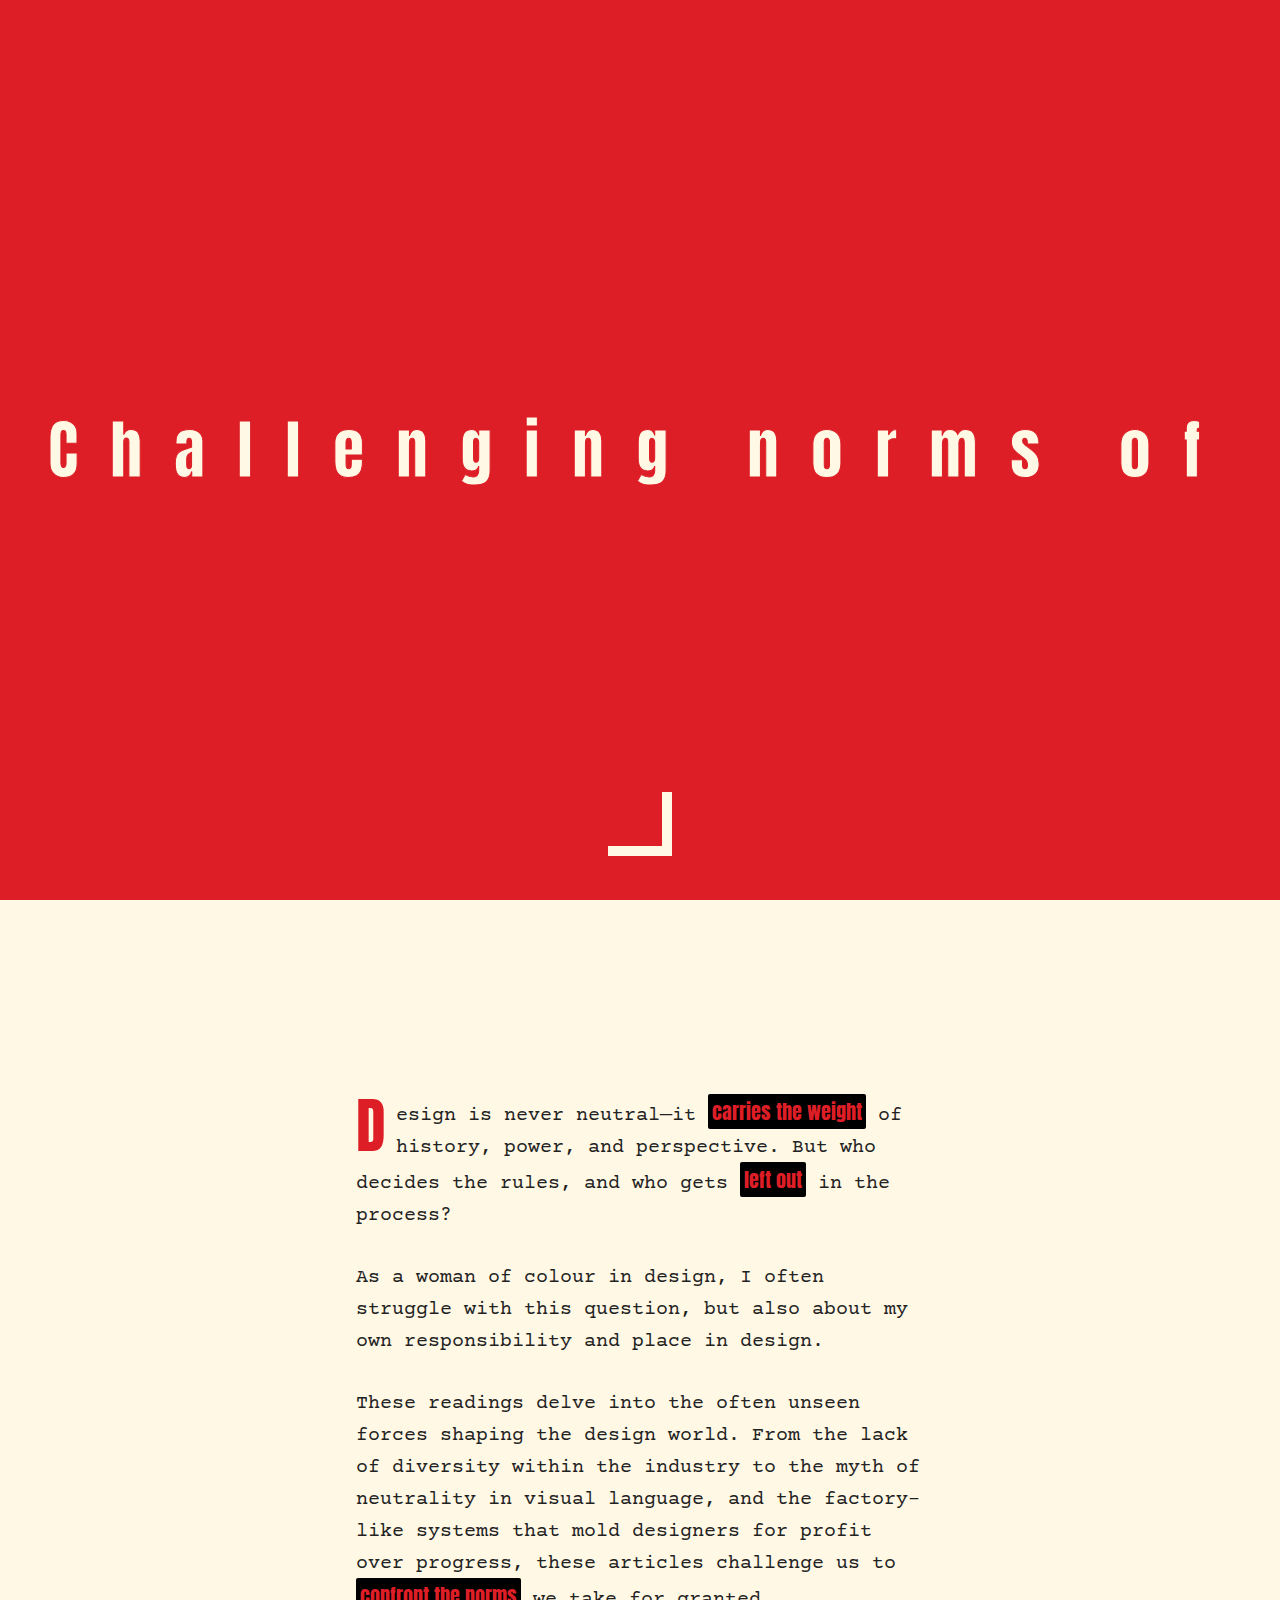
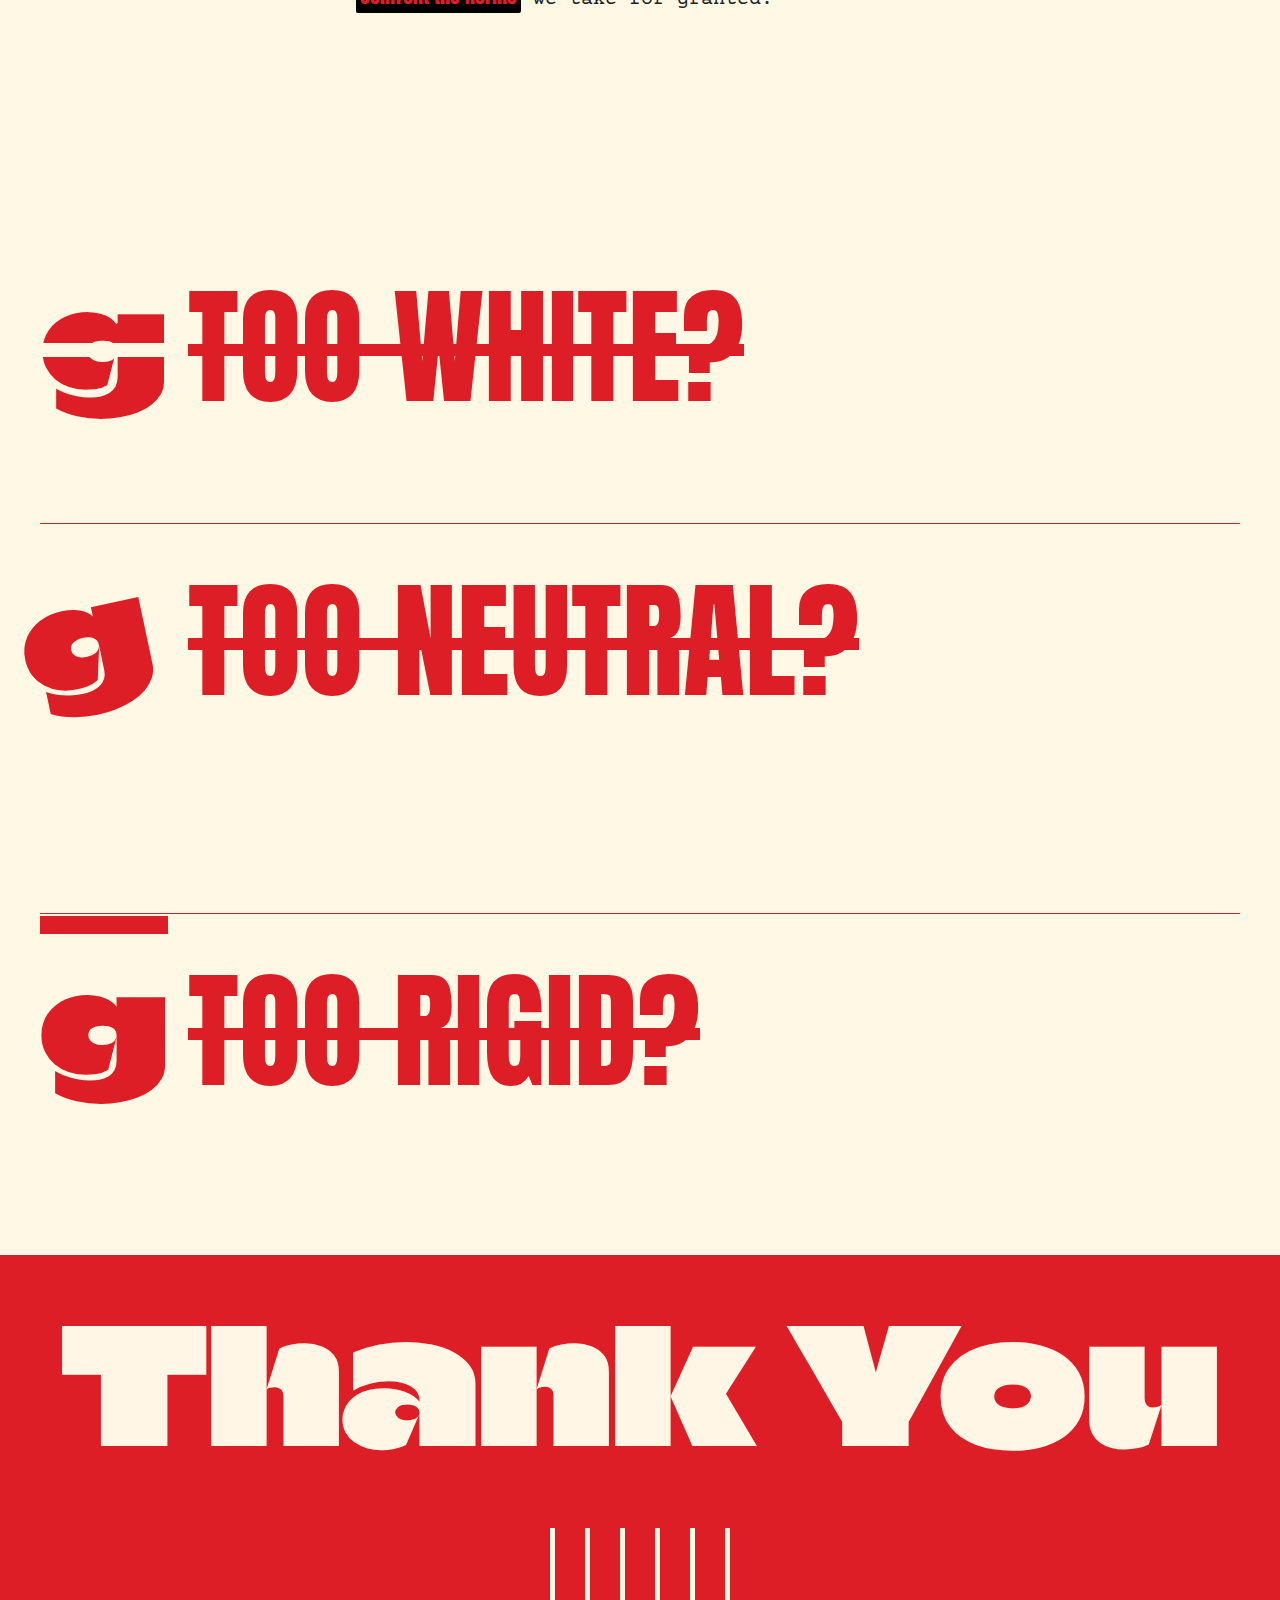
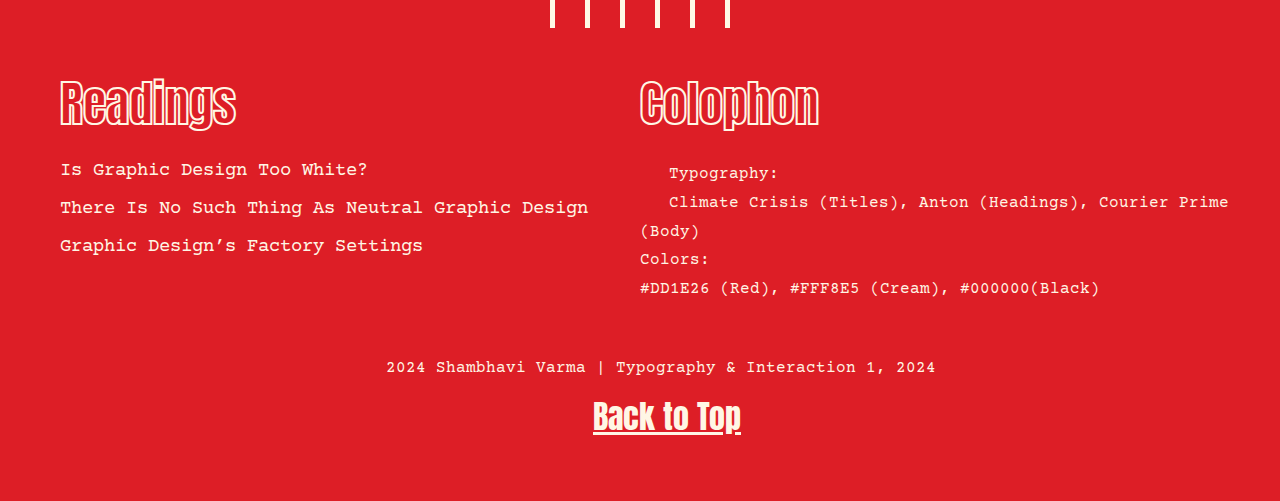
<file: index.html>
<!DOCTYPE html>
<html lang="en">
<head>
    <meta charset="UTF-8">
    <meta name="viewport" content="width=device-width, initial-scale=1.0">
    <title>Home</title>
    <link href="assets/reset.css" rel="stylesheet">
	<link href="assets/common.css" rel="stylesheet">
    <!-- <link href="assets/landing.css" rel="stylesheet"> -->
    <link href="assets/landing1.css" rel="stylesheet">
    <!-- Font for h1 -->
    <link rel="preconnect" href="https://fonts.googleapis.com">
    <link rel="preconnect" href="https://fonts.gstatic.com" crossorigin>
    <link href="https://fonts.googleapis.com/css2?family=Climate+Crisis&display=swap" rel="stylesheet">
    <link rel="preconnect" href="https://fonts.googleapis.com">
    <link rel="preconnect" href="https://fonts.gstatic.com" crossorigin>
    <link href="https://fonts.googleapis.com/css2?family=Anton&family=Climate+Crisis&display=swap" rel="stylesheet">

    <link rel="preconnect" href="https://fonts.googleapis.com">
    <link rel="preconnect" href="https://fonts.gstatic.com" crossorigin>
    <link href="https://fonts.googleapis.com/css2?family=Courier+Prime:ital,wght@0,400;0,700;1,400;1,700&display=swap" rel="stylesheet">


    
</head>
<body>
    <header>
        <h1 class="LandingHeader"> 
            <span class="FirstTitle">Graphic</span> <br>
            <span class="MiddleTitle">Challenging norms of </span><br>
            <span class="FirstTitle">Design.</span>
                    <div class="scroll-arrow">
                        <div class="arrow"></div>
                    </div>
        </h1>
    </header>
<div class="content-wrapper">
    <div class="text-content">
    <section>
        <p>
            Design is never neutral—it <span class="highlight">carries the weight</span> of history, power, and perspective. But who decides the rules, and who gets  <span class="highlight">left out</span> in the process?
        </p>
        <p>
            As a woman of colour in design, I often struggle with this question, but also about my own responsibility and place in design.
        </p>
        <p>
            These readings delve into the often unseen forces shaping the design world. From the lack of diversity within the industry to the myth of neutrality in visual language, and the factory-like systems that mold designers for profit over progress, these articles challenge us to <span class="highlight">confront the norms</span> we take for granted.
        </p>
    </section>
</div>



    <section class="article-links">
        <ol>
            <li>
                <a href="article1.html" style="display: flex;">
                    <span class="icon1">g</span>
                    <div class="text-box">
                        <span class="default-text">TOO WHITE?</span>
                        <span class="hover-text">
                            <span class="title">Is Graphic Design too White?</span>
                            <span class="description">An exploration of diversity in design.</span>
                        </span>
                    </div>
                </a>
            </li>
            <li>
                <a href="article2.html" style="display: flex;">
                    <span class="icon2">g</span>
                    <div class="text-box">
                        <span class="default-text">TOO NEUTRAL?</span>
                        <span class="hover-text">
                            <span class="title">There is no such thing as neutral graphic design</span>
                            <span class="description">How neutrality shapes our perception.</span>
                        </span>
                    </div>
                </a>
            </li>
            <li>
                <a href="article3.html" style="display: flex;">
                    <span class="icon3">g</span>
                    <div class="text-box">
                        <span class="default-text">TOO RIGID?</span>
                        <span class="hover-text">
                            <span class="title">Graphic design’s factory settings</span>
                            <span class="description">Challenging the default systems of design.</span>
                        </span>
                    </div>
                </a>
            </li>
        </ol>
        
    </section>
</div>



<footer class="big-footer">
    <div class="footer-section footer-thankyou">
        <h5>Thank You</h5>
        <div class="footer-glyphs">
            <div class="glyph"></div>
            <div class="glyph"></div>
            <div class="glyph"></div>
            <div class="glyph"></div>
            <div class="glyph"></div>
            <div class="glyph"></div>
          </div>
    </div>
    <div class="footer-content">
        <div class="footer-links">
            <h3>Readings</h3>
            <a href="https://growfox.webflow.io/blog/is-graphic-design-too-white">Is Graphic Design Too White?
            </a>
            <a href="https://eyeondesign.aiga.org/there-is-no-such-thing-as-neutral-graphic-design/">There Is No Such Thing As Neutral Graphic Design
            </a>
            <a href="https://walkerart.org/magazine/jacob-lindgren-graphic-designs-factory-settings">Graphic Design’s Factory Settings
            </a>
        </div>
        <div class="footer-colophon">
            <h3>Colophon</h3>
            <p>
                
                TTypography: <br>
                Climate Crisis (Titles), Anton (Headings), Courier Prime (Body)<br>
                Colors: <br>
                #DD1E26 (Red), #FFF8E5 (Cream), #000000(Black)
            </p>
        </div>
    </div>
    <div class="footer-section footer-credits">
        <p>© 2024 Shambhavi Varma | Typography & Interaction 1, 2024</p>
        <a href="#top" class="back-to-top">Back to Top</a>
    </div>
</footer>




    
</body>
</html>
</file>
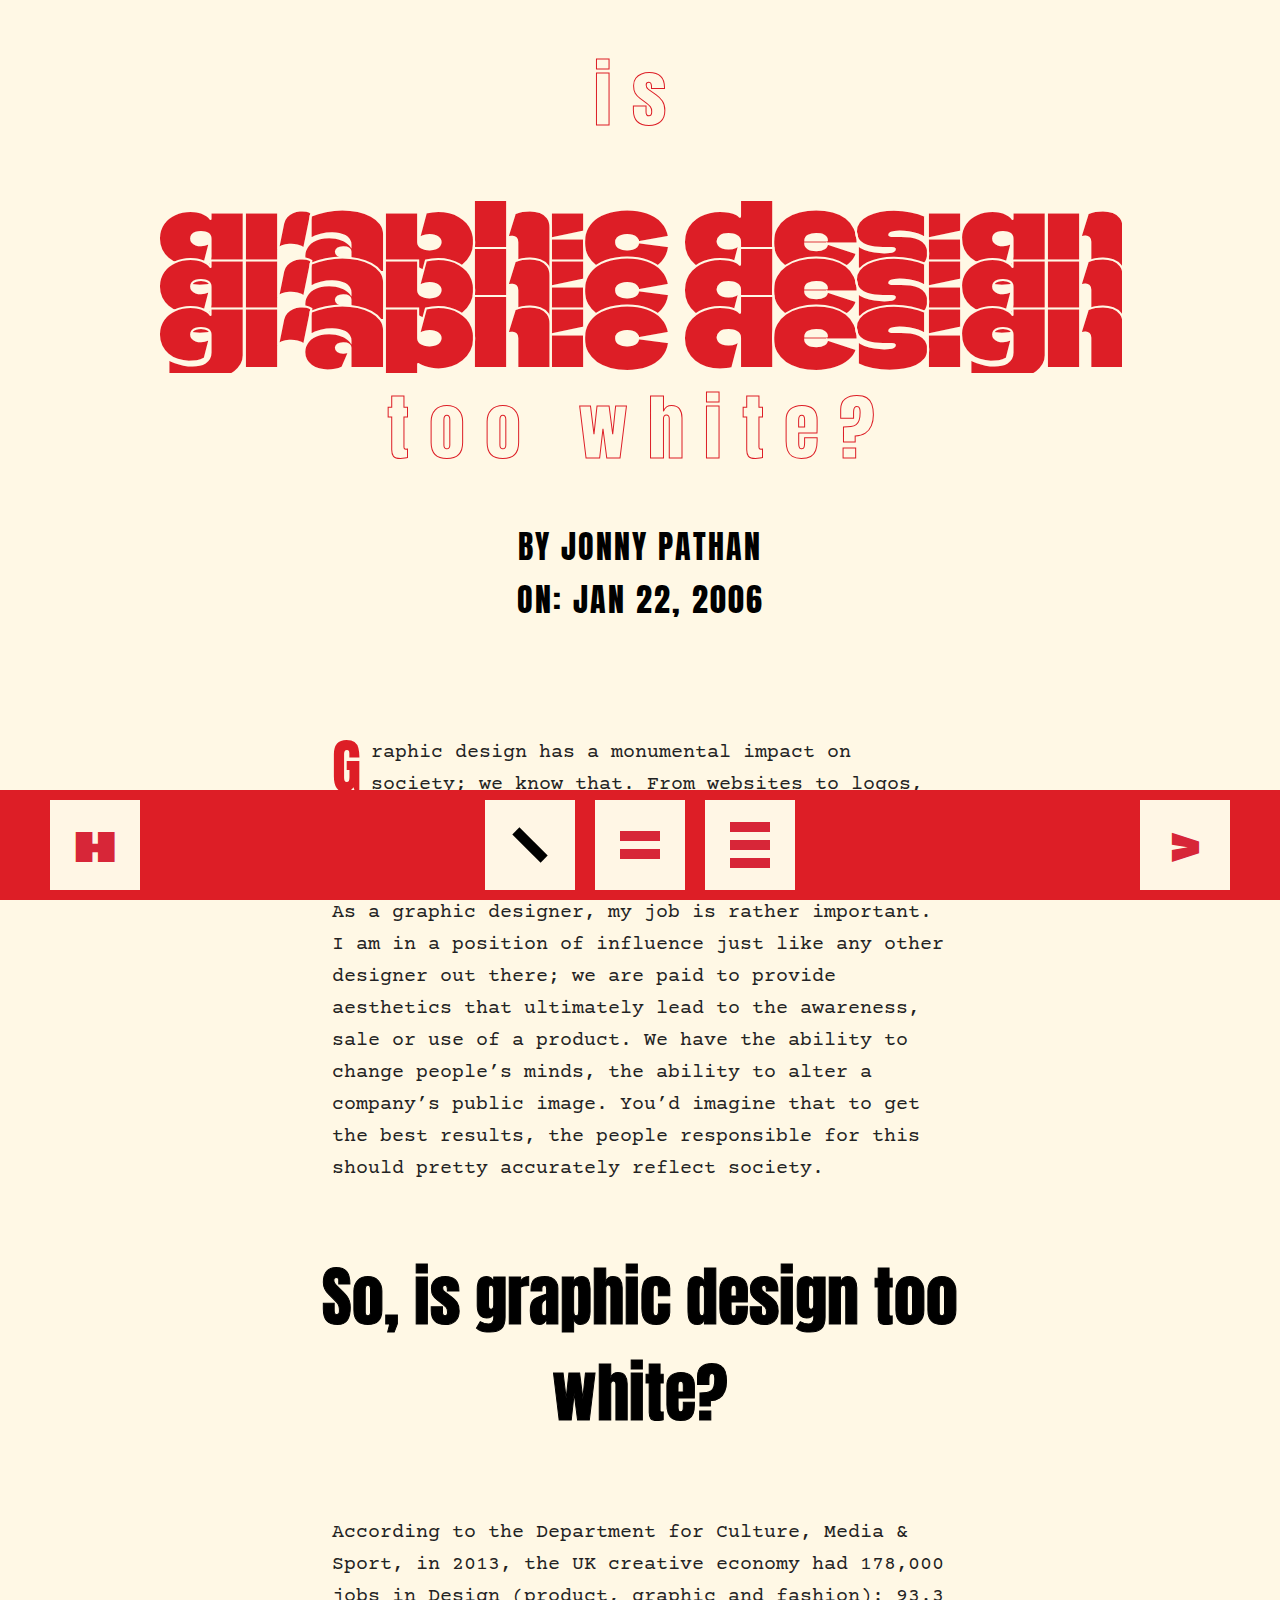
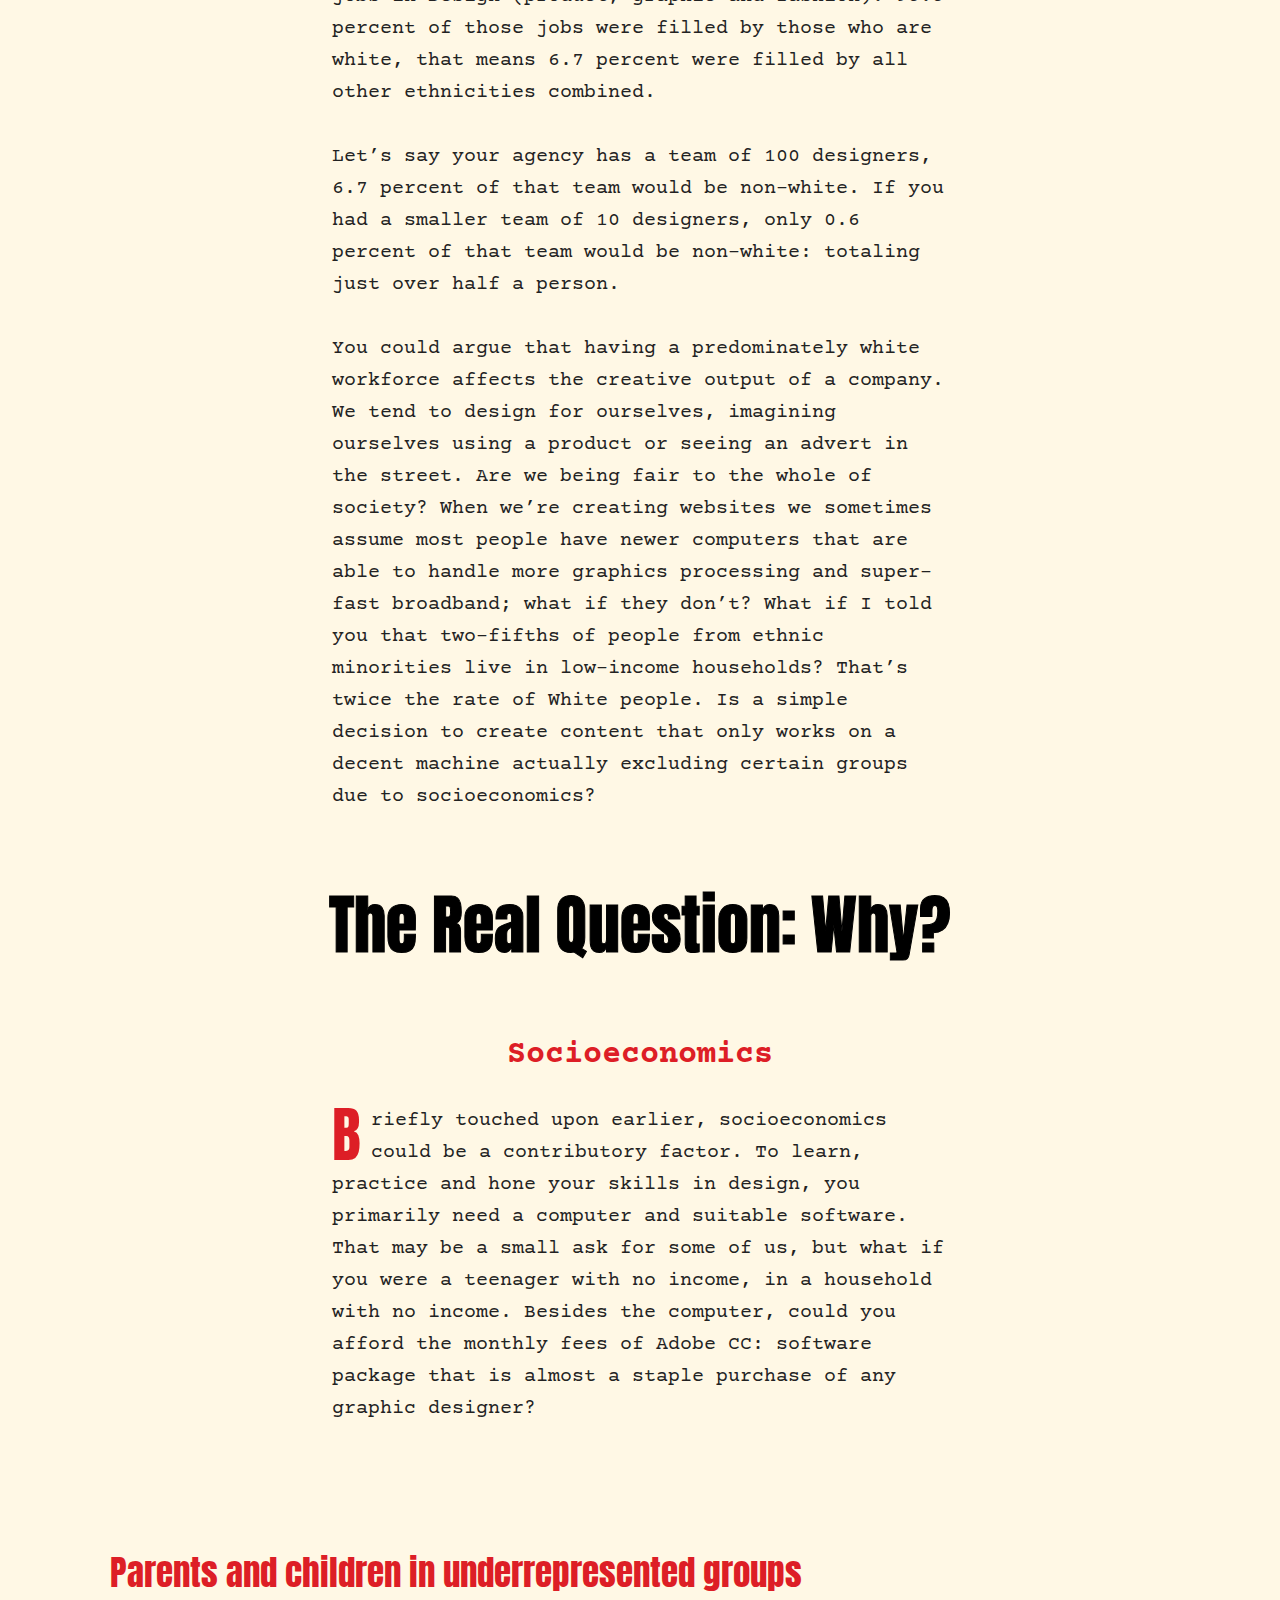
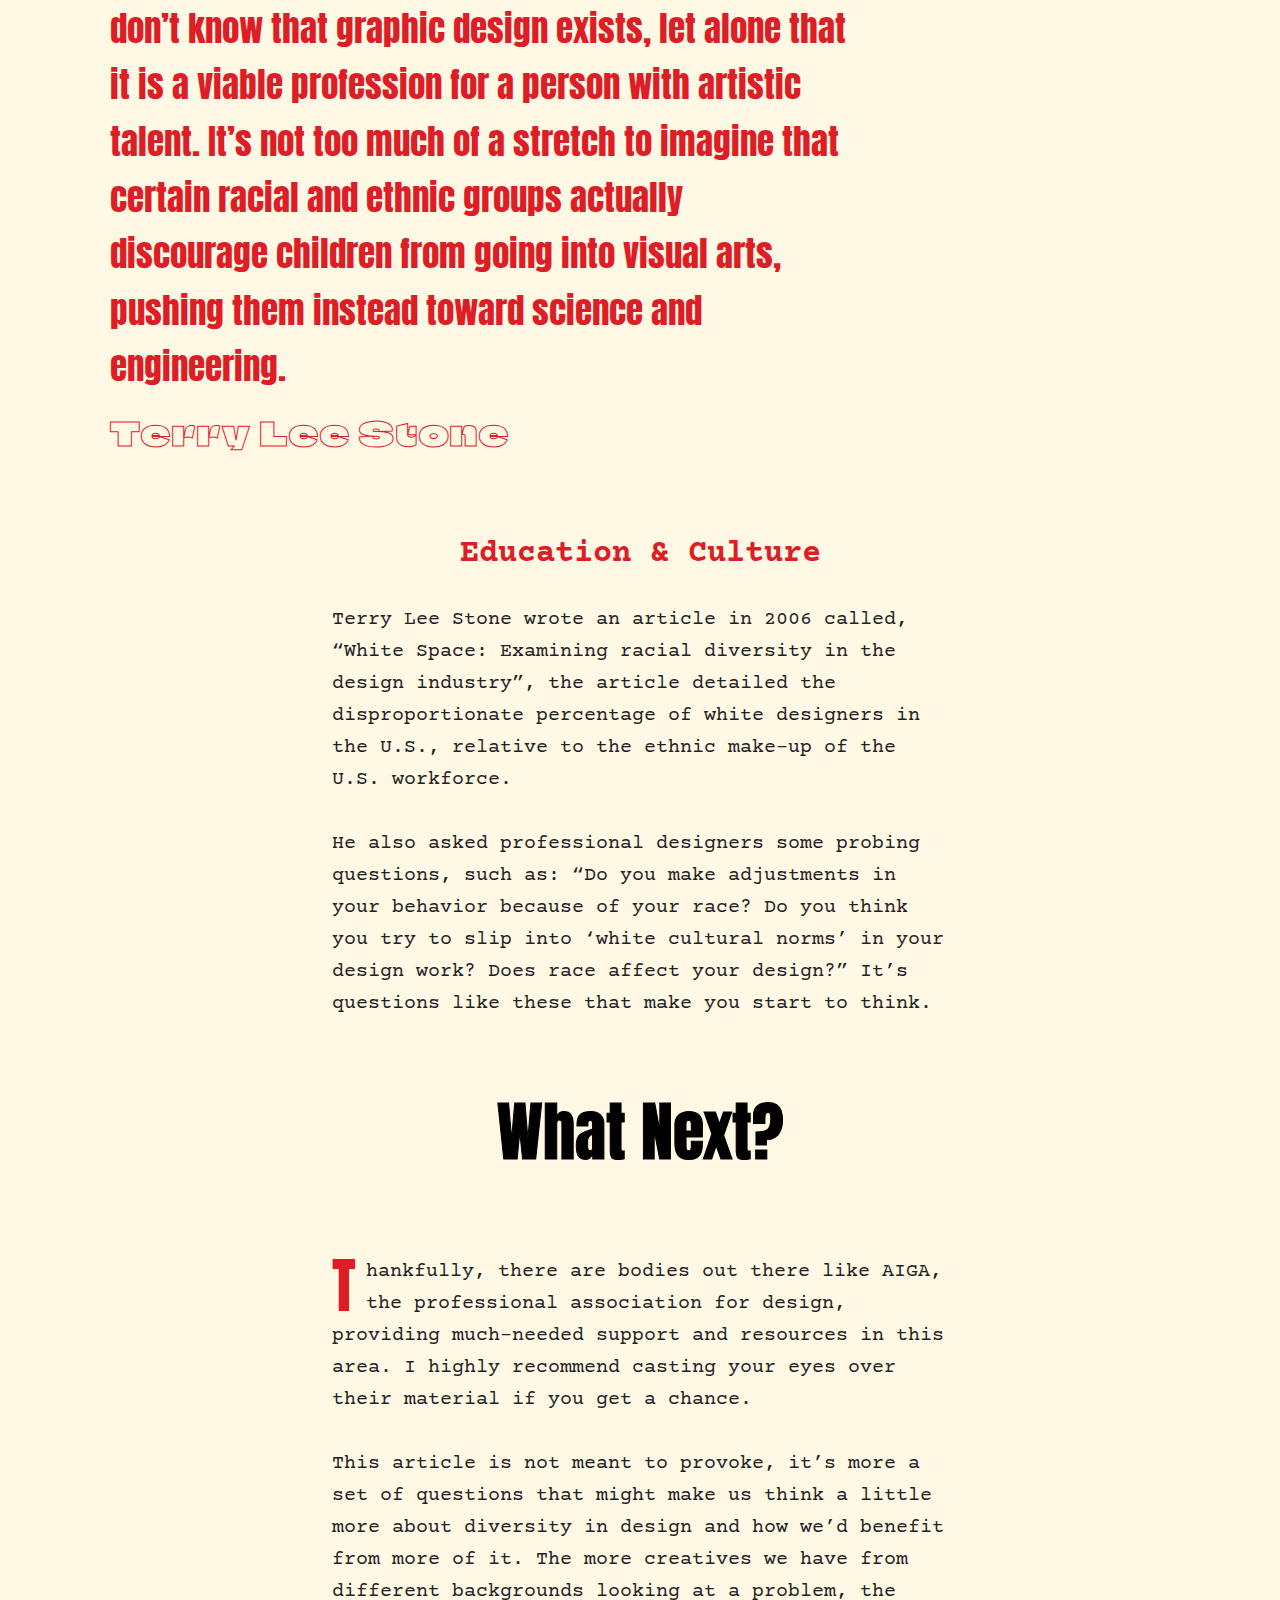
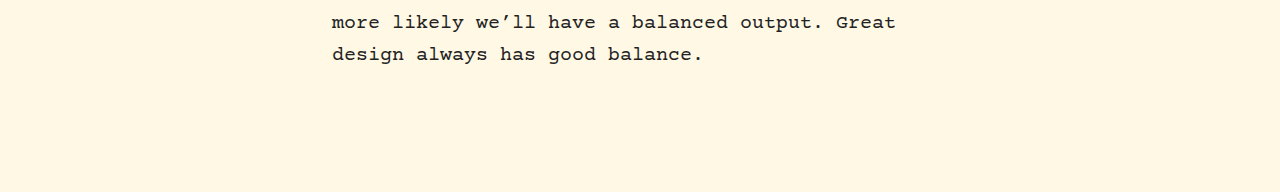
<file: article1.html>
<html>
	<head>
		<title>
			Binding
		</title>
		<link href="assets/reset.css" rel="stylesheet">
		<meta name="viewport" content="width=device-width, initial-scale=1">
		<link href="assets/common.css" rel="stylesheet">
		<link href="assets/direction-1.css" rel="stylesheet">


		<link rel="preconnect" href="https://fonts.googleapis.com">
		<link rel="preconnect" href="https://fonts.gstatic.com" crossorigin>
		<link href="https://fonts.googleapis.com/css2?family=Anton&family=Big+Shoulders+Inline+Text:wght@100..900&family=Climate+Crisis&family=DM+Sans:ital,opsz,wght@0,9..40,100..1000;1,9..40,100..1000&family=Great+Vibes&family=Oswald:wght@200..700&family=Roboto:ital,wght@0,100;0,300;0,400;0,500;0,700;0,900;1,100;1,300;1,400;1,500;1,700;1,900&display=swap" rel="stylesheet">
		<link rel="preconnect" href="https://fonts.googleapis.com">
		<link rel="preconnect" href="https://fonts.gstatic.com" crossorigin>
		<link href="https://fonts.googleapis.com/css2?family=Anton&family=Big+Shoulders+Inline+Text:wght@100..900&family=Climate+Crisis&family=DM+Sans:ital,opsz,wght@0,9..40,100..1000;1,9..40,100..1000&family=Great+Vibes&family=Oswald:wght@200..700&family=Roboto:ital,wght@0,100;0,300;0,400;0,500;0,700;0,900;1,100;1,300;1,400;1,500;1,700;1,900&display=swap" rel="stylesheet">


		<link rel="preconnect" href="https://fonts.googleapis.com">
		<link rel="preconnect" href="https://fonts.gstatic.com" crossorigin>
		<link href="https://fonts.googleapis.com/css2?family=Anton&family=Big+Shoulders+Inline+Text:wght@100..900&family=Climate+Crisis&family=Courier+Prime:ital,wght@0,400;0,700;1,400;1,700&family=DM+Sans:ital,opsz,wght@0,9..40,100..1000;1,9..40,100..1000&family=Great+Vibes&family=Oswald:wght@200..700&family=Roboto:ital,wght@0,100;0,300;0,400;0,500;0,700;0,900;1,100;1,300;1,400;1,500;1,700;1,900&display=swap" rel="stylesheet">

		<link rel="preconnect" href="https://fonts.googleapis.com">
		<link rel="preconnect" href="https://fonts.gstatic.com" crossorigin>
		<link href="https://fonts.googleapis.com/css2?family=Courier+Prime:ital,wght@0,400;0,700;1,400;1,700&display=swap" rel="stylesheet">


	</head>
	<body>
		<article>
			<header>
				<nav class="navbar">
					<a href="index.html" class="nav-box home-button" aria-label="Home" title="Home">
						<div class="button-icon">H</div>
					</a>
					<div class="glyph-group">
						<a href="article1.html" class="nav-box glyph-one" aria-label="Article 1" title="Article 1">
							<div class="button-icon">
								<div class="glyph">
									<div></div>
								</div>
							</div>
						</a>
						<a href="article2.html" class="nav-box glyph-two" aria-label="Article 2" title="Article 2">
							<div class="button-icon">
								<div class="glyph">
									<div></div>
									<div></div>
								</div>
							</div>
						</a>
						<a href="article3.html" class="nav-box glyph-three" aria-label="Article 3" title="Article 3">
							<div class="button-icon">
								<div class="glyph">
									<div></div>
									<div></div>
									<div></div>
								</div>
							</div>
						</a>
					</div>
					<a href="article2.html" class="nav-box next-button" aria-label="Next Article" title="Next Article">
						<div class="button-icon">&gt;</div>
					</a>
				</nav>
				  
				<h1> 
						<span class='NotTitle'>Is</span> <br> 
						<span class="Title">
						<span>Graphic Design</span>
						<span>Graphic Design</span>
						<span>Graphic Design</span>
						</span>
						<br>
						<span class='NotTitle'>Too White?</span>
				  </h1>
				  <section>
						<cite>BY JONNY PATHAN</cite> <br>
						<cite>ON: JAN 22, 2006</cite>
				</section>
			</header>
			
			<section>
				<p>
					Graphic design has a monumental impact on society; we know that. From websites to logos, TV ads and mobile applications, almost everything involves graphic design of some sort.
				</p>
				<p>
					As a graphic designer, my job is rather important. I am in a position of influence just like any other designer out there; we are paid to provide aesthetics that ultimately lead to the awareness, sale or use of a product. We have the ability to change people’s minds, the ability to alter a company’s public image. You’d imagine that to get the best results, the people responsible for this should pretty accurately reflect society.
				</p>
				<h2>So, is graphic design too white?</h2>
				<p>
					According to the <strong>Department for Culture, Media & Sport</strong>, in 2013, the UK creative economy had 178,000 jobs in Design (product, graphic and fashion): 93.3 percent of those jobs were filled by those who are white, that means 6.7 percent were filled by all other ethnicities combined.
					</p>
					<p>
					Let’s say your agency has a team of 100 designers, 6.7 percent of that team would be non-white. If you had a smaller team of 10 designers, only 0.6 percent of that team would be non-white: totaling just over half a person. 
				</p>
				<p>
					You could argue that having a predominately white workforce affects the creative output of a company. We tend to design for ourselves, imagining ourselves using a product or seeing an advert in the street. Are we being fair to the whole of society? When we’re creating websites we sometimes assume most people have newer computers that are able to handle more graphics processing and super-fast broadband; what if they don’t? What if I told you that two-fifths of people from ethnic minorities live in low-income households? That’s twice the rate of White people. Is a simple decision to create content that only works on a decent machine actually excluding certain groups due to socioeconomics?
				</p>
			</section>
			<section>
				<h2>The Real Question: Why?</h2>
				<h3>Socioeconomics</h3>
				<p>
					Briefly touched upon earlier, socioeconomics could be a contributory factor. To learn, practice and hone your skills in design, you primarily need a computer and suitable software. That may be a small ask for some of us, but what if you were a teenager with no income, in a household with no income. Besides the computer, could you afford the monthly fees of Adobe CC: software package that is almost a staple purchase of any graphic designer?
							<blockquote>
								<span class="big-quote">“</span>
							Parents and children in underrepresented groups don’t know that graphic design exists, let alone that it is a viable profession for a person with artistic talent. It’s not too much of a stretch to imagine that certain racial and ethnic groups actually discourage children from going into visual arts, pushing them instead toward science and engineering.
							<br>
							<cite class="quote">Terry Lee Stone
							</cite>
						</blockquote>
				</p>
					<h3>Education & Culture</h3>
				<p>
					Terry Lee Stone wrote an article in 2006 called, <em>“White Space: Examining racial diversity in the design industry”</em>, the article detailed the disproportionate percentage of white designers in the U.S., relative to the ethnic make-up of the U.S. workforce.
				</p>
				<p>
					He also asked professional designers some probing questions, such as: “Do you make adjustments in your behavior because of your race? Do you think you try to slip into ‘white cultural norms’ in your design work? Does race affect your design?” It’s questions like these that make you start to think.
				</p>
			</section>
			<section>
				<h2>What Next?</h2>
				<p>
					Thankfully, there are bodies out there like <strong>AIGA</strong>, the professional association for design, providing much-needed support and resources in this area. I highly recommend casting your eyes over their material if you get a chance.
				</p>
				<p>
					This article is not meant to provoke, it’s more a set of questions that might make us think a little more about diversity in design and how we’d benefit from more of it. The more creatives we have from different backgrounds looking at a problem, the more likely we’ll have a balanced output. Great design always has good balance.
				</p>
			</section>
		</article>
	</body>
	</html>
</file>
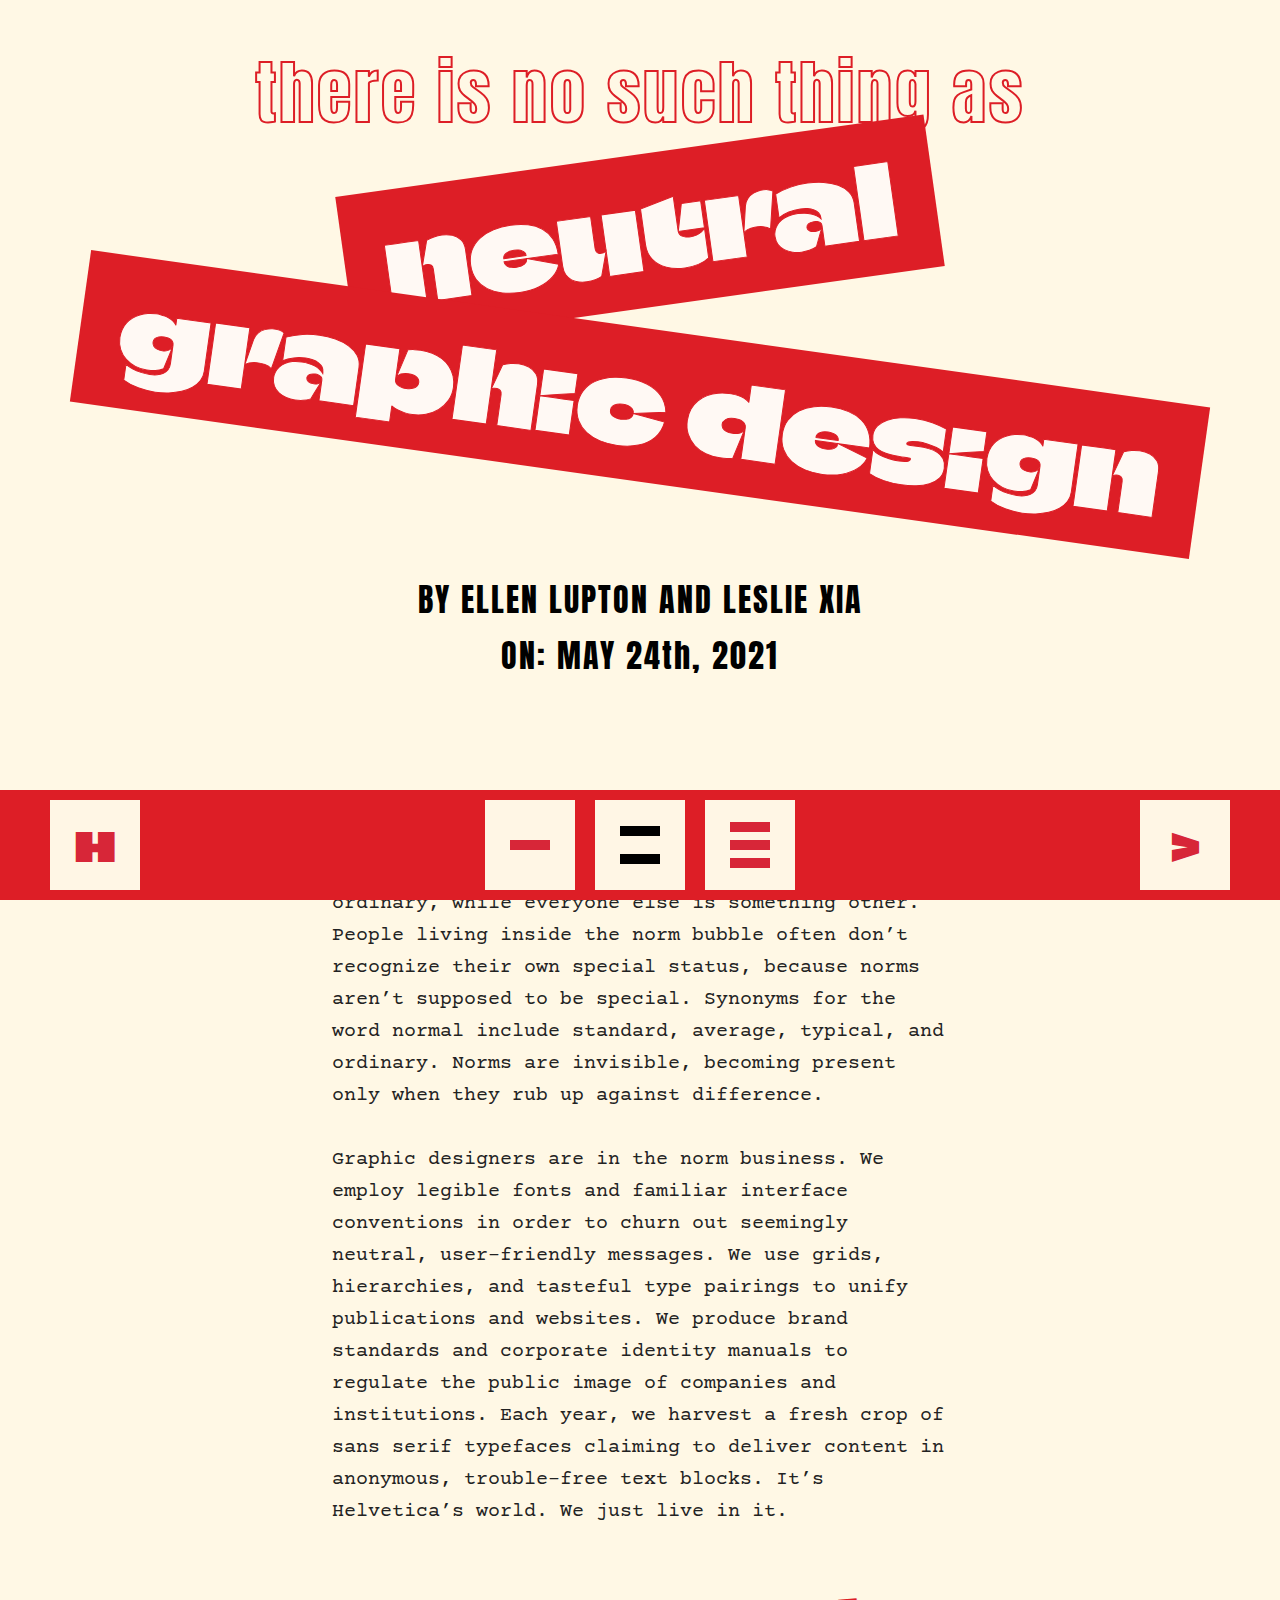
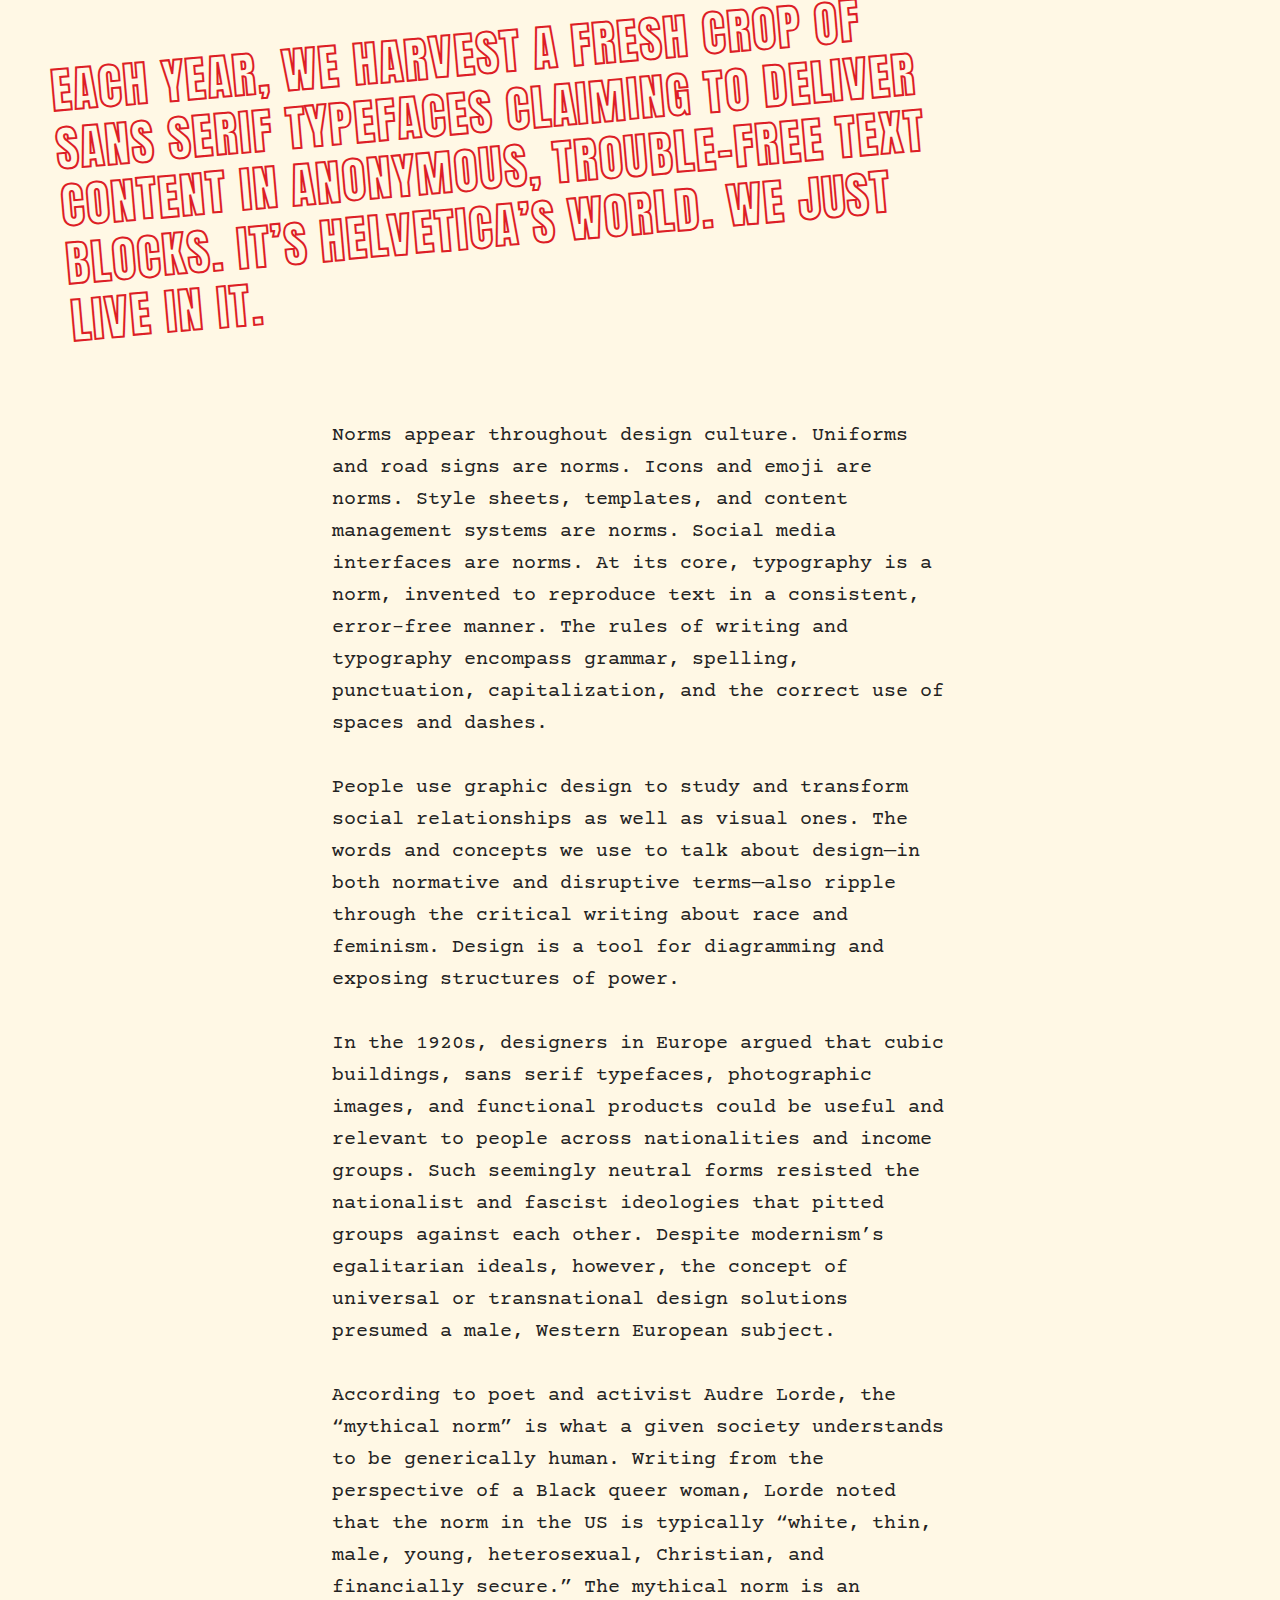
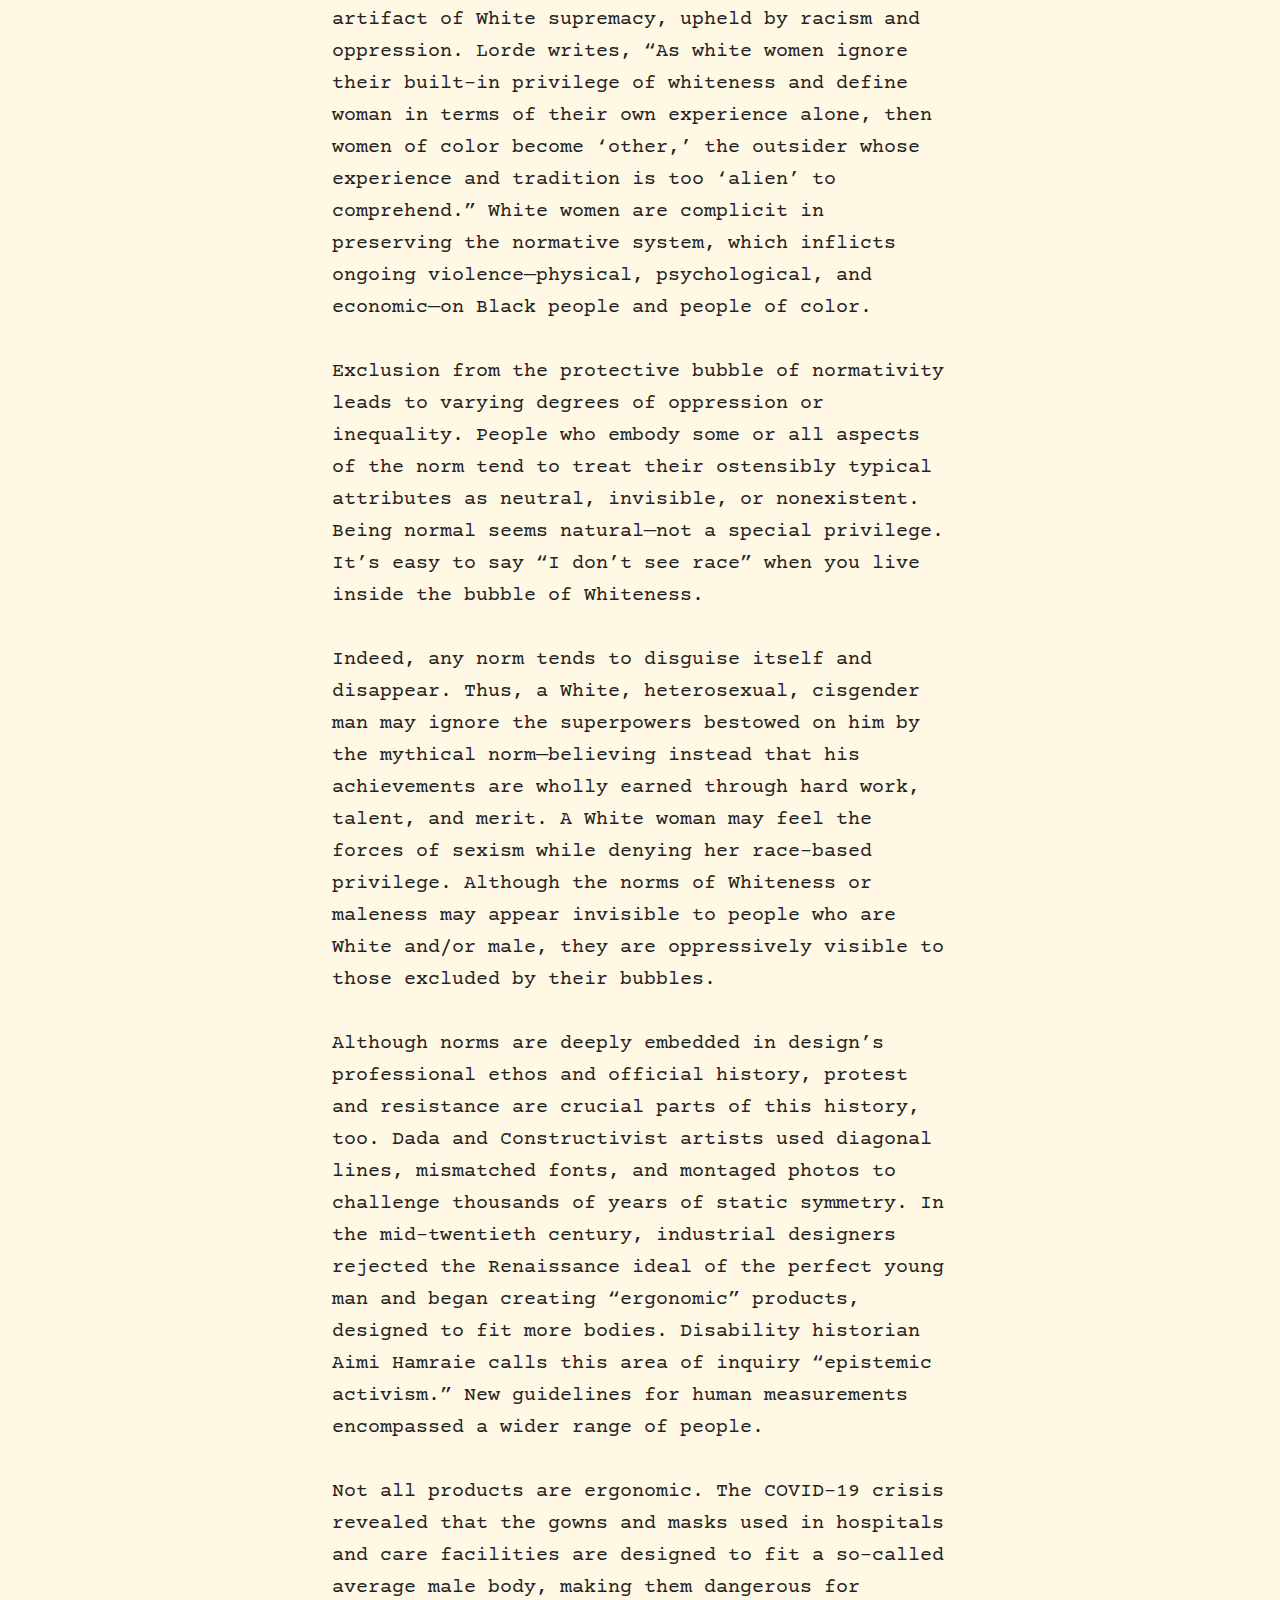
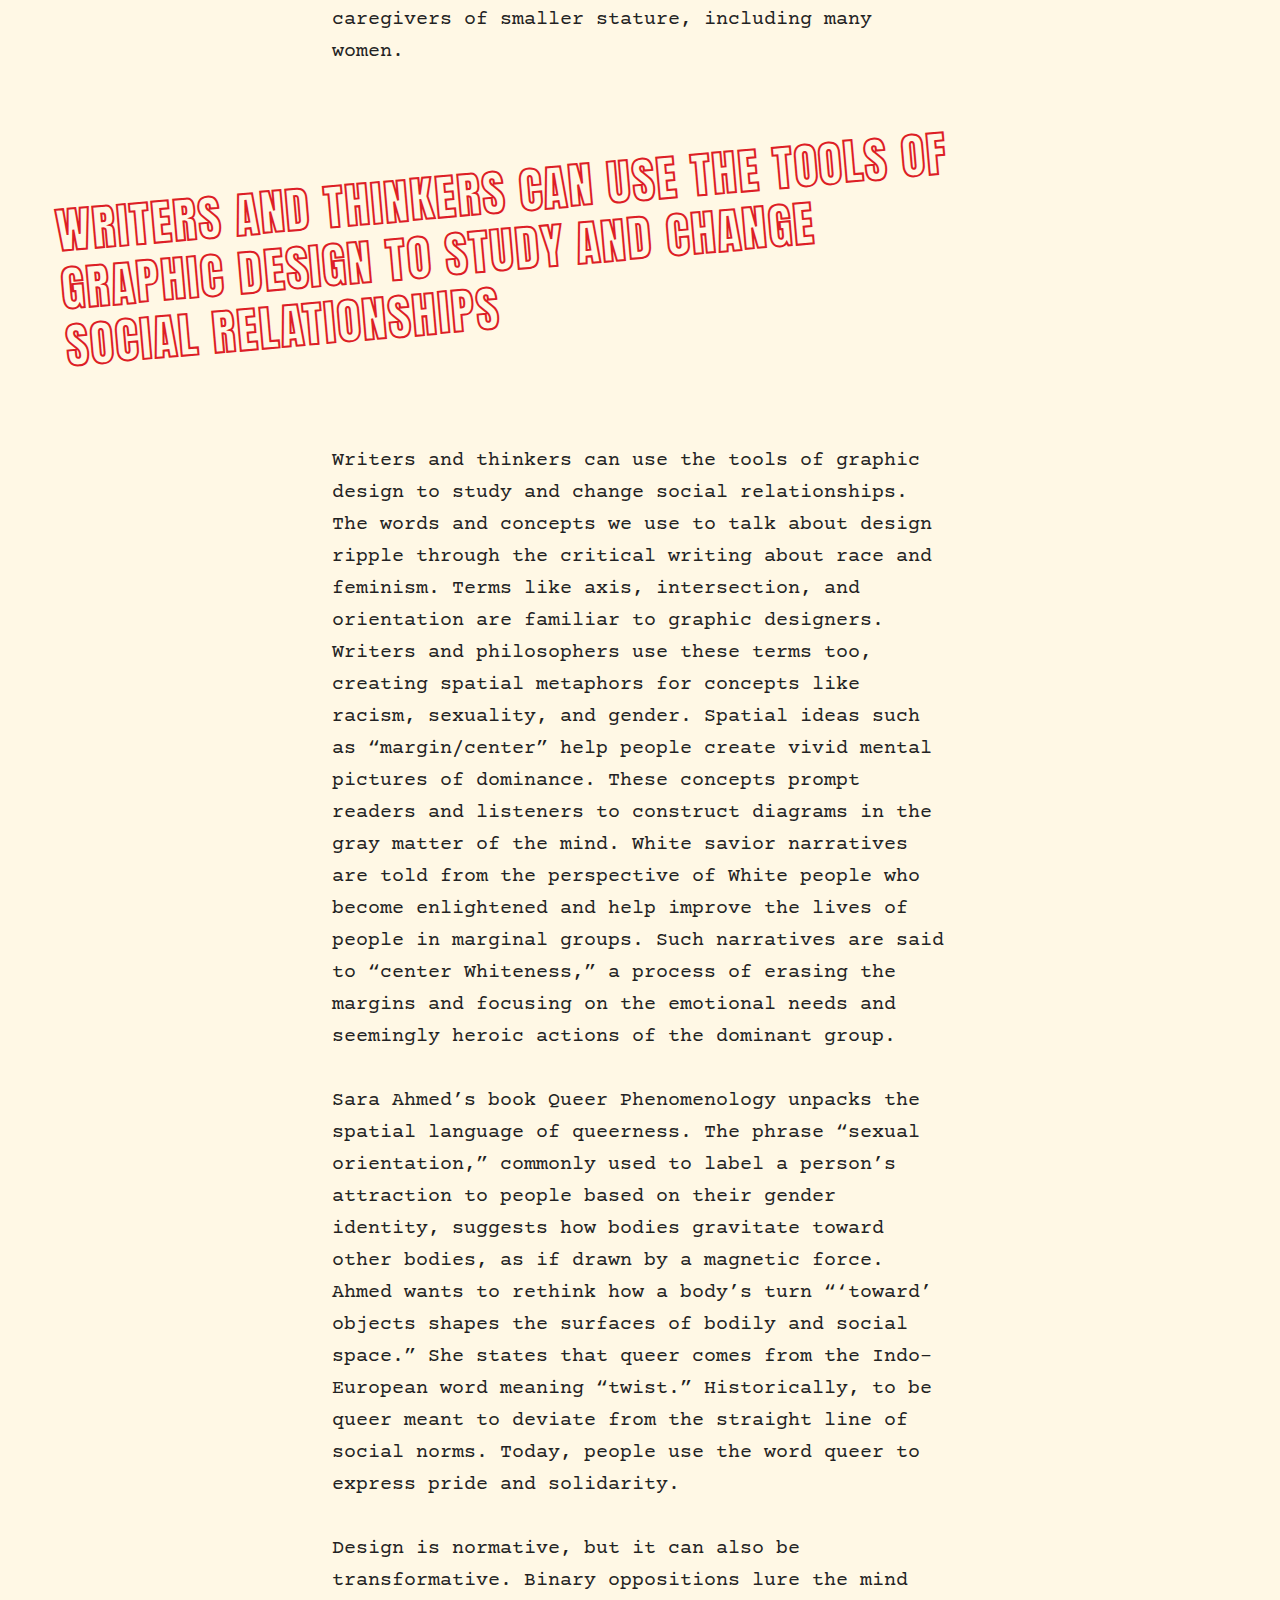
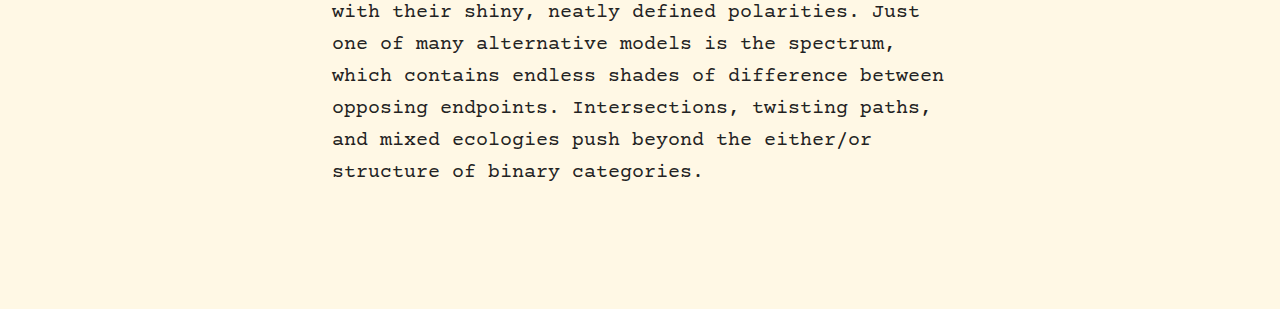
<file: article2.html>
<html>
	<head>
		<title>
			Binding
		</title>
		<link href="assets/reset.css" rel="stylesheet">
		<meta name="viewport" content="width=device-width, initial-scale=1">
		<link href="assets/common.css" rel="stylesheet">
		<link href="assets/direction-2.css" rel="stylesheet">



		<link rel="preconnect" href="https://fonts.googleapis.com">
		<link rel="preconnect" href="https://fonts.gstatic.com" crossorigin>
		<link href="https://fonts.googleapis.com/css2?family=Anton&family=Big+Shoulders+Inline+Text:wght@100..900&family=Climate+Crisis&family=DM+Sans:ital,opsz,wght@0,9..40,100..1000;1,9..40,100..1000&family=Great+Vibes&family=Oswald:wght@200..700&family=Roboto:ital,wght@0,100;0,300;0,400;0,500;0,700;0,900;1,100;1,300;1,400;1,500;1,700;1,900&display=swap" rel="stylesheet">
		<link rel="preconnect" href="https://fonts.googleapis.com">
		<link rel="preconnect" href="https://fonts.gstatic.com" crossorigin>
		<link href="https://fonts.googleapis.com/css2?family=Anton&family=Big+Shoulders+Inline+Text:wght@100..900&family=Climate+Crisis&family=DM+Sans:ital,opsz,wght@0,9..40,100..1000;1,9..40,100..1000&family=Great+Vibes&family=Oswald:wght@200..700&family=Roboto:ital,wght@0,100;0,300;0,400;0,500;0,700;0,900;1,100;1,300;1,400;1,500;1,700;1,900&display=swap" rel="stylesheet">


		<link rel="preconnect" href="https://fonts.googleapis.com">
		<link rel="preconnect" href="https://fonts.gstatic.com" crossorigin>
		<link href="https://fonts.googleapis.com/css2?family=Anton&family=Big+Shoulders+Inline+Text:wght@100..900&family=Climate+Crisis&family=Courier+Prime:ital,wght@0,400;0,700;1,400;1,700&family=DM+Sans:ital,opsz,wght@0,9..40,100..1000;1,9..40,100..1000&family=Great+Vibes&family=Oswald:wght@200..700&family=Roboto:ital,wght@0,100;0,300;0,400;0,500;0,700;0,900;1,100;1,300;1,400;1,500;1,700;1,900&display=swap" rel="stylesheet">

		<link rel="preconnect" href="https://fonts.googleapis.com">
		<link rel="preconnect" href="https://fonts.gstatic.com" crossorigin>
		<link href="https://fonts.googleapis.com/css2?family=Courier+Prime:ital,wght@0,400;0,700;1,400;1,700&display=swap" rel="stylesheet">



	</head>

	<body>
	
			<header>
				<nav class="navbar">
					<a href="index.html" class="nav-box home-button" aria-label="Home" title="Home">
						<div class="button-icon">H</div>
					</a>
					<div class="glyph-group">
						<a href="article1.html" class="nav-box glyph-one" aria-label="Article 1" title="Article 1">
							<div class="button-icon">
								<div class="glyph">
									<div></div>
								</div>
							</div>
						</a>
						<a href="article2.html" class="nav-box glyph-two" aria-label="Article 2" title="Article 2">
							<div class="button-icon">
								<div class="glyph">
									<div></div>
									<div></div>
								</div>
							</div>
						</a>
						<a href="article3.html" class="nav-box glyph-three" aria-label="Article 3" title="Article 3">
							<div class="button-icon">
								<div class="glyph">
									<div></div>
									<div></div>
									<div></div>
								</div>
							</div>
						</a>
					</div>
					<a href="article3.html" class="nav-box next-button" aria-label="Next Article" title="Next Article">
						<div class="button-icon">&gt;</div>
					</a>
				</nav>
				
				<h1> 
					<span class='NotTitle'>There Is No Such Thing As</span><br>
					  <span class="Title1">Neutral </span><br>
					   <span class="Title2">Graphic Design</span>
					</h1>
			<section>
						<cite>BY ELLEN LUPTON AND LESLIE XIA</cite> <br>
						<cite>ON: MAY 24th, 2021</cite>
			</section>
			</header>

			<p>
				What does it mean to design “normal” things for “normal” people?
				Western society defines certain individuals and communities as average and ordinary, while everyone else is something other. People living inside the norm bubble often don’t recognize their own special status, because norms aren’t supposed to be special. Synonyms for the word normal include standard, average, typical, and ordinary. Norms are invisible, becoming present only when they rub up against difference.
			</p>

			<p>
				Graphic designers are in the norm business. We employ legible fonts and familiar interface conventions in order to churn out seemingly neutral, user-friendly messages. We use grids, hierarchies, and tasteful type pairings to unify publications and websites. We produce brand standards and corporate identity manuals to regulate the public image of companies and institutions. Each year, we harvest a fresh crop of sans serif typefaces claiming to deliver content in anonymous, trouble-free text blocks. It’s Helvetica’s world. We just live in it.

			</p>
			<div class="pull-quote">
				<blockquote>Each year, we harvest a fresh crop of sans serif typefaces claiming to deliver content in anonymous, trouble-free text blocks. It’s Helvetica’s world. We just live in it.</blockquote>
			</div>
			<p>
				Norms appear throughout design culture. Uniforms and road signs are norms. Icons and emoji are norms. Style sheets, templates, and content management systems are norms. Social media interfaces are norms. At its core, typography is a norm, invented to reproduce text in a consistent, error-free manner. The rules of writing and typography encompass grammar, spelling, punctuation, capitalization, and the correct use of spaces and dashes.

			</p>

			<p>
				People use graphic design to study and transform social relationships as well as visual ones. The words and concepts we use to talk about design—in both normative and disruptive terms—also ripple through the critical writing about race and feminism. Design is a tool for diagramming and exposing structures of power.</p>

			<p>In the 1920s, designers in Europe argued that cubic buildings, sans serif typefaces, photographic images, and functional products could be useful and relevant to people across nationalities and income groups. Such seemingly neutral forms resisted the nationalist and fascist ideologies that pitted groups against each other. Despite modernism’s egalitarian ideals, however, the concept of universal or transnational design solutions presumed a male, Western European subject.

			</p>

			<p>
				According to poet and activist Audre Lorde, the “mythical norm” is what a given society understands to be generically human. Writing from the perspective of a Black queer woman, Lorde noted that the norm in the US is typically “white, thin, male, young, heterosexual, Christian, and financially secure.” The mythical norm is an artifact of White supremacy, upheld by racism and oppression. Lorde writes, “As white women ignore their built-in privilege of whiteness and define woman in terms of their own experience alone, then women of color become ‘other,’ the outsider whose experience and tradition is too ‘alien’ to comprehend.” White women are complicit in preserving the normative system, which inflicts ongoing violence—physical, psychological, and economic—on Black people and people of color.
			</p>

			<p>
				Exclusion from the protective bubble of normativity leads to varying degrees of oppression or inequality. People who embody some or all aspects of the norm tend to treat their ostensibly typical attributes as neutral, invisible, or nonexistent. Being normal seems natural—not a special privilege. It’s easy to say “I don’t see race” when you live inside the bubble of Whiteness.
			</p>

			<p>
				Indeed, any norm tends to disguise itself and disappear. Thus, a White, heterosexual, cisgender man may ignore the superpowers bestowed on him by the mythical norm—believing instead that his achievements are wholly earned through hard work, talent, and merit. A White woman may feel the forces of sexism while denying her race-based privilege. Although the norms of Whiteness or maleness may appear invisible to people who are White and/or male, they are oppressively visible to those excluded by their bubbles.
			</p>

			<p>
				Although norms are deeply embedded in design’s professional ethos and official history, protest and resistance are crucial parts of this history, too. Dada and Constructivist artists used diagonal lines, mismatched fonts, and montaged photos to challenge thousands of years of static symmetry. In the mid-twentieth century, industrial designers rejected the Renaissance ideal of the perfect young man and began creating “ergonomic” products, designed to fit more bodies. Disability historian Aimi Hamraie calls this area of inquiry “epistemic activism.” New guidelines for human measurements encompassed a wider range of people.
			</p>

			<p>
				Not all products are ergonomic. The COVID-19 crisis revealed that the gowns and masks used in hospitals and care facilities are designed to fit a so-called average male body, making them dangerous for caregivers of smaller stature, including many women.
			</p>
				
			<div class="pull-quote">
				<blockquote>
					Writers and thinkers can use the tools of graphic design to study and change social relationships
				</blockquote>
			</div>
			<p>
				Writers and thinkers can use the tools of graphic design to study and change social relationships. The words and concepts we use to talk about design ripple through the critical writing about race and feminism. Terms like axis, intersection, and orientation are familiar to graphic designers. Writers and philosophers use these terms too, creating spatial metaphors for concepts like racism, sexuality, and gender. Spatial ideas such as “margin/center” help people create vivid mental pictures of dominance. These concepts prompt readers and listeners to construct diagrams in the gray matter of the mind. White savior narratives are told from the perspective of White people who become enlightened and help improve the lives of people in marginal groups. Such narratives are said to “center Whiteness,” a process of erasing the margins and focusing on the emotional needs and seemingly heroic actions of the dominant group.
			</p>

			<p>
				Sara Ahmed’s book Queer Phenomenology unpacks the spatial language of queerness. The phrase “sexual orientation,” commonly used to label a person’s attraction to people based on their gender identity, suggests how bodies gravitate toward other bodies, as if drawn by a magnetic force. Ahmed wants to rethink how a body’s turn “‘toward’ objects shapes the surfaces of bodily and social space.” She states that queer comes from the Indo-European word meaning “twist.” Historically, to be queer meant to deviate from the straight line of social norms. Today, people use the word queer to express pride and solidarity.
			</p>

			<p>
				Design is normative, but it can also be transformative. Binary oppositions lure the mind with their shiny, neatly defined polarities. Just one of many alternative models is the spectrum, which contains endless shades of difference between opposing endpoints. Intersections, twisting paths, and mixed ecologies push beyond the either/or structure of binary categories.
			</p>

	</body>
	</html>
</file>
<file: assets/common.css>
:root{
    --base-size:16px;
	--padding:12px;
	--body-black:#222222;
	--red:#DD1E26;
	--background:#FFF8E5;
}

body {
    background-color: var(--background); 
    padding-bottom: 120px; 
}


p{
	font-family: 'Courier Prime', monospace;
	line-height: 160%;
	color: var(--body-black);
	padding-left: var(--padding);
	padding-right: var(--padding);
	padding-top: var(--padding);
	margin-top: var(--padding);
}

/* Drop caps for paragraphs */
p:first-of-type::first-letter {
  font-size: 3em;
  font-family: 'Anton', sans-serif;
  color: #DD1E26;
  float: left;
  margin-right: 10px;
  line-height: 1;
}

h1{
    font-family: 'Anton';
    color: var(--background);
    -webkit-text-stroke: 1px #DD1E26;
    text-align: center;
    font-size: calc(var(--base-size)*2.5);
    padding-bottom: 0;
    margin-bottom: 0;
	background-color: var(--background);
}


cite{
  color: #000000;
	font-family: 'Anton';
	letter-spacing: 2px;
  text-align: center;
  text-transform: capitalize;
}

.Title {
    font-family: 'Climate Crisis';
    font-size: calc(var(--base-size)*2.6);
    letter-spacing: -3px;
    color: var(--red);
    text-align: center;
    text-transform: lowercase;
    display: inline-block; 
   }

   .NotTitle{
    letter-spacing: 20px;
    text-align: center;
  }



h2{
    font-family: 'Anton';
    color: var(--background);
    -webkit-text-stroke: 1px #DD1E26;
    text-align: center;
    font-size: calc(var(--base-size)*1.8);
    margin: var(--padding);
	background-color: var(--background);

}


/* Highlight some words for emphasis */
.highlight {
  font-family: 'Anton', sans-serif;
  background-color: black;
  color: #DD1E26;
  padding: 2px 4px; /* Adds spacing inside the highlight */
  border-radius: 2px; /* Optional for a softer look */
  display: inline;
}

    /* Navigation */
    /* Navbar Container */
    .navbar {
      display: flex;
      justify-content: space-between;
      align-items: center;
      background-color: var(--red);
      padding: 10px 20px; /* Space around the navbar */
      position: fixed; /* Fix the navbar to the bottom of the viewport */
      bottom: 0; /* Place it at the very bottom */
      left: 0;
      width: 100%; /* Stretch across the full width */
      z-index: 1000; /* Ensure it's on top of other elements */
      box-sizing: border-box;
    }
    
    /* Nav Box Styling */
    .nav-box {
      display: flex;
      justify-content: center;
      align-items: center;
      width: 90px; /* Consistent box size */
      height: 90px;
      background-color: #FFF6E5; /* Cream background */
      text-decoration: none;
      font-family: 'Climate Crisis', sans-serif;
      color: #D72638; /* Red text */
    }
    
    
    /* Glyph Group Styling */
    .glyph-group {
      display: flex;
      gap: 0px; /* Spacing between each glyph in the group */
      justify-content: center;
      align-items: center;
    }
    
    /* Glyph Group Styling */
    .glyph {
      display: flex;
      flex-direction: column; /* Stack dashes vertically */
      justify-content: center;
      align-items: center;
      gap: 8px; /* Tighter spacing between dashes */
    }
    
    .glyph div {
      width: 40px; /* Dash length */
      height: 10px; /* Dash thickness */
      background-color: #D72638; /* Red to match navbar */
    }
    
    /* Spacing */
    .glyph-one, .glyph-two, .glyph-three {
      margin: 0 10px; /* Closer spacing between glyphs */
    }
    
    .home-button, .next-button {
      font-size: 40px;
      margin: 0 30px; /* Equal spacing for H and > */
    }



    @media (max-width: 550px) {
      .glyph-group {
        display: none; /* Hide glyph group on mobile */
      }
      .nav-box {
        width: 50%; /* Each button takes half the navbar's width */
        height: 100%; /* Full height of the navbar */
        flex: 1;
        height: 40px;
        justify-content: center; /* Center content horizontally */
        align-items: center; /* Center content vertically */
        padding: 0; /* Remove padding */
        margin: 0; /* Remove margins */
        border-left: 1px solid var(--red); /* Add a divider between buttons */
 
      }
    
      .navbar {
        padding: 0;
      
      }

      .nav-box:first-child {
        border-left: none; /* Remove border for the first button */
      }
      
      .home-button, .next-button {
        font-size: calc(var(--base-size)*1.8); /* Adjust font size for mobile */
        margin: 10px 10px;
        height: calc(var(--base-size)*3);
      }
    }

  @media (min-width: 800px) {

    cite{
      font-size: calc(var(--base-size)*2);
      letter-spacing: 2px;
      line-height: 0.2;
    }


/* Hover Effect */
.nav-box:hover {
  transform: scale(1.1); /* Scale effect on hover */
}

.nav-box {
  transition: background-color 0.3s ease, transform 0.3s ease;
}


/* Hover animatiosn for every button */
.home-button:hover .button-icon {
  content: "↗"; /* Change to diagonal arrow */
  font-size: 50px; /* Slightly increase size */
  transform: rotate(20deg); /* Add a playful rotation */
  transition: transform 0.3s ease, font-size 0.3s ease;
  color: #000000;
}


.glyph-one:hover .button-icon {
  transform: rotate(45deg); /* Rotate slightly */
  transition: transform 0.3s ease;
}

.glyph-one:hover .glyph div {
  background-color: #000000; /* Make the line (glyph) black */
  transition: background-color 0.3s ease;
}



.glyph-two:hover .glyph div:nth-child(1) {
  transform: translateY(-5px); /* Move first line up */
  transition: transform 0.3s ease;
  background-color: #000000; 
}

.glyph-two:hover .glyph div:nth-child(2) {
  transform: translateY(5px); /* Move second line down */
  transition: transform 0.3s ease;
  background-color: #000000; 
}




.glyph-three:hover .glyph div:nth-child(1) {
  transform: rotate(10deg); /* Skew first line slightly */
  transition: transform 0.3s ease;
  background-color: #000000; 

}

.glyph-three:hover .glyph div:nth-child(2) {
  transform: rotate(-10deg); /* Skew second line in the opposite direction */
  transition: transform 0.3s ease;
  background-color: #000000; 

}

.glyph-three:hover .glyph div:nth-child(3) {
  transform: rotate(15deg); /* Skew third line a bit more */
  transition: transform 0.3s ease;
  background-color: #000000; 

}


.next-button:hover .button-icon {
  transform: translateX(10px); 
  transition: transform 0.3s ease;
  color: #000000; 

}




  }
</file>
<file: assets/landing1.css>
/* Global Styles */
body {
    background: var(--background);
    /* font-family: 'Anton', sans-serif; */
    margin: 0;
    padding: 0;
}

/* Header */
.LandingHeader {
    background: var(--red);
    padding: calc(var(--padding) * 2) var(--padding);
	background: var(--red); /* Keep the red background */
    padding: 0; 
    display: flex; 
    flex-direction: column;
    justify-content: center;
    height: 100vh;
    width: 100%; 
    text-align: center; 

}

/* Arrow on header */
.scroll-arrow {
    position: absolute; 
    bottom: 20px; 
    left: 50%; 
    transform: translateX(-50%); 
    animation: bounce 1.5s infinite;
}

.scroll-arrow .arrow {
    width: calc(var(--base-size)*4);
    height: calc(var(--base-size)*4);
    border: solid var(--background); 
    border-width: 10px 10px 0 0; 
    transform: rotate(90deg);
    margin: 0 auto;
	margin-bottom: calc(var(--padding)*2);
}

/* Bounce Animation */
@keyframes bounce {
    0%, 100% {
        transform: translateX(-50%) translateY(0) rotate(45deg);
    }
    50% {
        transform: translateX(-50%) translateY(10px) rotate(45deg); /* Move down slightly */
    }
}

/* Basic header styles */

.FirstTitle {
    font-family: 'Climate Crisis';
    font-size: calc(var(--base-size) * 4.2);
    margin: 0;
    color: var(--background);
}

.MiddleTitle {
    font-family: 'Anton';
    font-size: calc(var(--base-size) * 1.4);
    letter-spacing: 8px;
    margin: 10px 0;
    text-align: center;
    color: var(--background);
}

/* header animations */
.FirstTitle {
	line-height: 0.4;
	display: inline-block;
	transition: all 0.5s ease; 
	color: var(--background);
	text-decoration: none; 
	font-weight: bold;
	-webkit-text-stroke: 0px; 
}

.FirstTitle {
	animation: 
		fadeInLargeText 2s ease-in-out forwards 1.5s, 
		textStrokeEffect 4s infinite ease-in-out;
		opacity: 0; 
}

@keyframes fadeInLargeText {
	0% {
		opacity: 0; 
		transform: translateY(10px); 
	}
	100% {
		opacity: 1; 
		transform: translateY(0); 
	}
}

@keyframes textStrokeEffect {
	0%, 100% {
		-webkit-text-stroke: 0px; 
		/* color: var(--background); */
	}
	50% {
		-webkit-text-stroke: 2px #FFF6E5; 
		color: transparent; 
	}
}

.MiddleTitle {
	display: inline-block;
	letter-spacing: calc(var(--base-size) * 2);
	animation: letterSpacingLoop 4s infinite ease-in-out;
}

@keyframes letterSpacingLoop {
	0% {
		letter-spacing: calc(var(--base-size) * 2);
	}
	50% {
		letter-spacing: 2px;
	}
	100% {
		letter-spacing: calc(var(--base-size) * 2);
	}
}



.text-content{
	height: 100vh;
    width: 100%; 
	display: flex;
	justify-content: center;
	align-items: center;
    text-align: center; 
	padding: 0;
}



/* Glyph Styles */
		.icon1 {
			font-family: 'Climate Crisis', sans-serif;
			color: var(--red);
			text-decoration: line-through;
			-webkit-text-stroke: 2px var(--background);
		}
	
		.icon2 {
			font-family: 'Climate Crisis', sans-serif;
			color: var(--red);
			transform: rotate(-12deg);
			text-underline-offset: 30px;
		}
	
		.icon3 {
			font-family: 'Climate Crisis', sans-serif;
			color: var(--red);
			text-decoration: overline;
		}
	


/* All mobile media queries */
@media (max-width: 800px) {

	.LandingHeader {
        height: 100vh; 
        display: flex;
        flex-direction: column;
		
    }


    .FirstTitle {
        font-size: calc(var(--base-size) * 3.5); 
        margin-bottom: calc(var(--padding) * 1); 
    }

    .MiddleTitle {
        font-size: calc(var(--base-size) * 1.5); 
        margin-top: calc(var(--padding) * 1); 
		letter-spacing: calc(var(--base-size) * 1); 
		font-weight: lighter;
		animation: none;
    }


	.FirstTitle {
		animation: 
			textPulse 3s infinite ease-in-out; 
	}
	
	@keyframes textPulse {
		0%, 100% {
			transform: scale(1); 
			opacity: 1; 
		}
		50% {
			transform: scale(1.1); 
			opacity: 0.8; 
		}
	}


.MiddleTitle {
	animation: none; 
}

.text-content{
	height: 80vh;
	text-align: left;
}


	/* Glyph Styles for mobile */
	.icon1, .icon2, .icon3{
		font-size: calc(var(--base-size)*3);
		margin-right: 10px;
		margin-left: var(--padding);
		display: block; 
		animation: rotationalPulse 2s infinite ease-in-out;
	}

.icon3{
	text-decoration-thickness: 8px;
}

@keyframes rotationalPulse {
    0%, 100% {
        transform: rotate(0deg); 
    }
    50% {
        transform: rotate(10deg); 
    }
}

/* Article Links */
.article-links ol {
    list-style: none; 
    margin: 0;
    padding: 0;
	margin-top: calc(var(--padding)*2);
	margin-bottom: calc(var(--padding)*4);
}

.article-links li {
    display: block;
    text-align: center; 
	margin-bottom: 20px;
	padding-top: 10px;
	border-top: 2px solid #DD1E26; 
}

/* Default Text */
.article-links .default-text {
    font-family: 'Anton', sans-serif;
    font-weight: bold; 
    font-size: calc(var(--base-size)*2);
	color: var(--red);
    text-transform: uppercase; 
    letter-spacing: 2px; 
	margin-top: var(--base-size);
	text-align: center;
	display: block;
}


.article-links .hover-text {
    display: none; 
}

.big-footer {
    padding: 20px 10px; 
    text-align: center;
  }

  .footer-thankyou h5 {
    font-size: calc(var(--base-size) * 3); 
    margin-bottom: 20px; 
  }

  .footer-links h3,
  .footer-colophon h3 {
    font-size: calc(var(--base-size) * 2); 
    margin-bottom: 10px;
  }


  .footer-links a{
	font-size: var(--base-size);
  }


  .footer-content {
    flex-direction: column; 
    text-align: center; 
    gap: 20px;
  }

  .footer-links,
  .footer-colophon {
    margin: 0 auto; 
    width: 100%; 
  }

  .footer-glyphs .glyph {
    width: 3px; 
    height: 50px; 
    gap: 15px; 
  }

  .back-to-top{
	font-family: 'Anton';
  }
   
}


  /* Trying to make landing page fluid */

@media (min-width:800px) and (max-width:1200px){


	.FirstTitle {
		font-size: calc(var(--base-size) * 8);
	}

	.MiddleTitle {
		font-size: calc(var(--base-size) * 3);
	}



	.text-content p {
		max-width: 70vw;
        font-size: var(--base-size);
		text-align: left;
		margin: calc(var(--padding) * 1.5) 0;
    }

		/* Article Links Section */
		.article-links {
			display: flex;
			flex-direction: column; 
			gap: 30px; 
			width: 100%;
			max-width: 800px;
			margin: 50px auto 0 auto; 
			padding: 0;
			width: 100vw; 
		}
	
		.article-links ol {
			padding: 0;
			margin: 0;
		}
	
		.article-links li {
			list-style: none;
			display: flex; /* Horizontal layout for glyph and text */
			align-items: center; /* Vertically align glyph and text */
			gap: 20px; /* Space between glyph and text-box */
			position: relative;
			width: 100%; /* Make the row span full width */
		}
		
		.article-links a {
			width: 100%; /* Ensure link spans full width */
		}


		/* Glyph Styles for desktop */
		.icon1 {
			font-size: 100px; /* Large glyph */
			margin-right: 20px;
			transition: all 0.3s ease-in-out;
		}
	
		.icon2 {
			font-size: 100px; /* Large glyph */
			margin-right: 20px;
			transition: all 0.3s ease-in-out;
		}
	
		.icon3 {
			font-size: 100px; /* Large glyph */
			margin-right: 20px;
			text-decoration-thickness: 18px;
			transition: all 0.3s ease-in-out;
		}
	
		/* Hover Effect for lists!!!!! */
		li:hover,
		li:hover,
		li:hover{
			color:var(--background);
			background-color: black; /* Background turns black */
			padding: 10px; /* Add some padding to emphasize the change */
		}
		/* li:hover .icon1,{
			color: var(--background);
			-webkit-text-stroke: 2px var(--background);

		} */

		li:hover .icon1, li:hover .icon2, li:hover .icon3{
			color: var(--background);
			-webkit-text-stroke: 2px var(--background);

		}

		.text-box {
			display: flex; /* Ensure the box is a flex container */
			flex: 1; /* Take up remaining horizontal space */
			justify-content: flex-start; /* Align text inside to the left */
			flex-direction: column;
			align-items: flex-start;
		}
		
		.default-text {
			font-family: 'Anton';
			text-transform: capitalize;
			text-decoration: line-through;
			font-size: calc(var(--base-size) * 6);
			color: var(--red);
			opacity: 1; /* Visible by default */
			transition: opacity 0.3s ease, transform 0.3s ease; /* Smooth transitions */
		}
		
	
		/* Hover Text */
		.hover-text {
			display: flex;
			flex-direction: column; /* Align text horizontally */
			align-items: flex-start;
			width: 100%;
			font-family: 'Courier Prime', monospace;
			font-size: 24px;
			color: var(--background);
			opacity: 0; /* Hidden by default */
			visibility: hidden; /* Hidden by default */
			transform: translateX(-10px); /* Start slightly offset for animation */
			transition: opacity 0.3s ease, visibility 0.3s ease, transform 0.3s ease;
		}
	
		.hover-text .title {
			font-family: 'Anton';
			font-size: calc(var(--base-size)*3);
		}
			


		/* Add Diagonal Arrow to Hover Text */
		.hover-text::after {
			content: " →";
			font-size:100px;
			margin-left: 8px;
			line-height: 1;
			font-family: 'Courier New', monospace; 
			font-weight: bold;        
			transform: rotate(-45deg);   /* Rotate to make it diagonal */
			display: inline-block;      /* Ensure it's treated like a block for transformations */
			color: #FF5733;             /* Custom color for the arrow */
			transition: transform 0.3s ease, color 0.3s ease; /* Smooth hover effect */
		}
		

		li:hover .hover-text::after {
			transform: rotate(0deg);  
			color: var(--background);  
			text-align: right;
		}

	
		/* Hover Effect for Text */
		li:hover .default-text {
			opacity: 0; 
			visibility: hidden;
			transform: translateX(10px); 
		}
	
		li:hover .hover-text {
			opacity: 1; 
			visibility: visible;
			transform: translateX(0); 
		}
	
		
		li + li {
			border-top: 1px solid var(--red); 
			padding-top: 20px;
		}
	


		.default-text {
			opacity: 1;
			visibility: visible;
			position: absolute; 
			transition: opacity 0.3s ease, visibility 0.3s ease;
			white-space: nowrap; 
		}
		
		li:hover .default-text {
			opacity: 0; 
			visibility: hidden; 
			position: absolute; 
		}
		
		.text-box {
			display: flex;
			flex-direction: column; 
			justify-content: flex-start;
			align-items: flex-start; 
			position: relative;
			overflow: hidden; 
		}
		
		.hover-text {
			position: relative;
			top: 0; 
			left: 0; 
			opacity: 0; 
			visibility: hidden; 
			transition: opacity 0.3s ease, visibility 0.3s ease;
		}
		
		li:hover .hover-text {
			opacity: 1; 
			visibility: visible; 
		}

		.footer-thankyou h5 {
			font-size: calc(var(--base-size) * 7); 
			margin-bottom: 20px; 
		  }

		  .back-to-top{
			font-family: 'Anton';
		  }

}












/* REST OF DESKTOP MEDIA QUERIES */

 @media (min-width: 1200px) {
	.LandingHeader {
        display: flex;
        flex-direction: column;
        align-items: center;
        justify-content: center;
        padding-top: calc(var(--padding) * 10);
        padding-bottom: calc(var(--padding) * 10);
		
    }



	.FirstTitle {
		font-size: calc(var(--base-size) * 12);
	}

	.MiddleTitle {
		font-size: calc(var(--base-size) * 4);
	}


    .text-content {
        max-width: 50vw;
        margin: 0 auto;
        text-align: left;
        line-height: 1.6;
        color: var(--background);
        padding: calc(var(--padding) * 2);
    }

    .text-content p {
        font-size: 20px;
        margin: calc(var(--padding) * 1.5) 0;
    }

    body {
        background: var(--background);
        font-family: 'Anton', sans-serif;
        margin: 0;
        padding: 0;
    }

 


		/* Article Links Section */
		.article-links {
			display: flex;
			flex-direction: column; /* Vertical stack */
			gap: 30px; /* Space between rows */
			width: 100%;
			max-width: 1200px;
			margin: 50px auto 0 auto; /* Centered */
			padding: 0;
			width: 100vw; /* Force the container to span the full viewport width */
		}
	
		.article-links ol {
			padding: 0;
			margin: 0;
			margin-bottom: calc(var(--padding)*4);
		}
	
		.article-links li {
			list-style: none;
			display: flex; /* Horizontal layout for glyph and text */
			align-items: center; /* Vertically align glyph and text */
			gap: 20px; /* Space between glyph and text-box */
			position: relative;
			width: 100%; /* Make the row span full width */
		}
		
		.article-links a {
			width: 100%; /* Ensure link spans full width */
		}


		/* Glyph Styles for desktop */
		.icon1 {
			font-size: 140px; /* Large glyph */
			margin-right: 20px;
			transition: all 0.3s ease-in-out;
		}
	
		.icon2 {
			font-size: 140px; /* Large glyph */
			margin-right: 20px;
			transition: all 0.3s ease-in-out;
		}
	
		.icon3 {
			font-size: 140px; /* Large glyph */
			margin-right: 20px;
			text-decoration-thickness: 18px;
			transition: all 0.3s ease-in-out;
		}
	
		/* Hover Effect for lists!!!!! */
		li:hover,
		li:hover,
		li:hover{
			color:var(--background);
			background-color: black; /* Background turns black */
			padding: 10px; /* Add some padding to emphasize the change */
		}
		/* li:hover .icon1,{
			color: var(--background);
			-webkit-text-stroke: 2px var(--background);

		} */

		li:hover .icon1, li:hover .icon2, li:hover .icon3{
			color: var(--background);
			-webkit-text-stroke: 2px var(--background);

		}

		.text-box {
			display: flex; /* Ensure the box is a flex container */
			flex: 1; /* Take up remaining horizontal space */
			justify-content: flex-start; /* Align text inside to the left */
			flex-direction: column;
			align-items: flex-start;
		}
		
		.default-text {
			font-family: 'Anton';
			text-transform: capitalize;
			text-decoration: line-through;
			font-size: calc(var(--base-size) * 8);
			color: var(--red);
			opacity: 1; /* Visible by default */
			transition: opacity 0.3s ease, transform 0.3s ease; /* Smooth transitions */
		}
		
	
		/* Hover Text */
		.hover-text {
			display: flex;
			flex-direction: column; /* Align text horizontally */
			align-items: flex-start;
			width: 100%;
			font-family: 'Courier Prime', monospace;
			font-size: 24px;
			color: var(--background);
			opacity: 0; /* Hidden by default */
			visibility: hidden; /* Hidden by default */
			transform: translateX(-10px); /* Start slightly offset for animation */
			transition: opacity 0.3s ease, visibility 0.3s ease, transform 0.3s ease;
		}
	
		.hover-text .title {
			font-family: 'Anton';
			font-size: calc(var(--base-size)*4);
		}
			


		/* Add Diagonal Arrow to Hover Text */
		.hover-text::after {
			content: " →";
			font-size:150px;
			margin-left: 8px;
			line-height: 1;
			font-family: 'Courier New', monospace; 
			font-weight: bold;        
			transform: rotate(-45deg);   /* Rotate to make it diagonal */
			display: inline-block;      /* Ensure it's treated like a block for transformations */
			color: #FF5733;             /* Custom color for the arrow */
			transition: transform 0.3s ease, color 0.3s ease; /* Smooth hover effect */
		}
		

		li:hover .hover-text::after {
			transform: rotate(0deg);  
			color: var(--background);  
			text-align: right;
		}

	
		/* Hover Effect for Text */
		li:hover .default-text {
			opacity: 0; 
			visibility: hidden;
			transform: translateX(10px); 
		}
	
		li:hover .hover-text {
			opacity: 1; 
			visibility: visible;
			transform: translateX(0); 
		}
	
		
		li + li {
			border-top: 1px solid var(--red); 
			padding-top: 20px;
		}
	


		.default-text {
			opacity: 1;
			visibility: visible;
			position: absolute; 
			transition: opacity 0.3s ease, visibility 0.3s ease;
			white-space: nowrap; 
		}
		
		li:hover .default-text {
			opacity: 0; 
			visibility: hidden; 
			position: absolute; 
		}
		
		.text-box {
			display: flex;
			flex-direction: column; 
			justify-content: flex-start;
			align-items: flex-start; 
			position: relative;
			overflow: hidden; 
		}
		
		.hover-text {
			position: relative;
			top: 0; 
			left: 0; 
			opacity: 0; 
			visibility: hidden; 
			transition: opacity 0.3s ease, visibility 0.3s ease;
		}
		
		li:hover .hover-text {
			opacity: 1; 
			visibility: visible; 
		}

		/* Footer desktop sizes */
		.big-footer {
			padding: 20px 10px; /* Reduce padding */
			text-align: center; /* Ensure content is centered */
		  }
		
		  .footer-thankyou h5 {
			font-size: calc(var(--base-size) * 10); /* Smaller heading size */
			margin-bottom: 20px; /* Adjust spacing */
		  }
		
		  .footer-links h3,
		  .footer-colophon h3 {
			font-size: calc(var(--base-size) * 3); /* Smaller subheading size */
			margin-bottom: 10px;
		  }
		
		  .footer-links a {
			font-size: 1.2rem; /* Reduce link font size */
			margin-left: 50px; /* Adjust margin for smaller screens */
		  }
		
		  .footer-links h3{
			margin-left: 50px;
		}

		  .footer-glyphs .glyph {
			width: 3px; /* Narrower glyphs */
			height: 50px; /* Shorter glyphs */
			gap: 15px; /* Reduce spacing between glyphs */
		  }	
	
  }


/* footer */
  .big-footer {
    background-color: #DD1E26; /* Red background */
    color: #FFF6E5; /* Cream text */
    text-align: center;
}

.footer-thankyou h5 {
    color: #FFF6E5;
	font-family: 'Climate Crisis', sans-serif;
    margin: 0 0 20px;
	margin-bottom: 40px;
}


.footer-content {
    display: flex;
    justify-content: space-between;
    text-align: left;
    margin: 40px 0;
}

.footer-links,
.footer-colophon {
    flex: 1;
}

.footer-links h3,
.footer-colophon h3 {
	font-family: 'Anton';
	-webkit-text-stroke-color: var(--background);
	-webkit-text-stroke-width: 2px;
	color: var(--red);
    margin-bottom: 20px;
}



.footer-links a {
    display: block;
    color: #FFF6E5;
    text-decoration: none;
    transition: color 0.3s ease, transform 0.3s ease;
	font-family: 'Courier Prime', monospace;
}


.footer-links a {
	margin-bottom: var(--base-size);
}

.footer-links a:hover {
    color: #000000; /* Black on hover */
    transform: scale(1.1);
	font-weight: bold;
}

.footer-colophon p {
    font-family: 'Courier Prime', monospace;
    font-size: 1rem;
    line-height: 1.8;
    color: #FFF6E5;
	padding: 0;
}

.footer-credits {
    text-align: center;
    margin: 40px 0;
}

.footer-credits p {
    font-family: 'Courier Prime', monospace;
    font-size: 1rem;
    color: #FFF6E5;
}

.back-to-top {
    display: inline-block;
    margin-top: 10px;
    color: #FFF6E5;
    font-size: 2rem;
    text-decoration: underline;
    transition: color 0.3s ease;
}

.back-to-top:hover {
    color: #000000; 
}


.footer-glyphs {
	display: flex;
	justify-content: center;
	gap: 30px; 
  }
  
  .footer-glyphs .glyph {
	width: 5px; 
	height: 100px; 
	background-color: var(--background); 
	transform: scale(1);
	transition: transform 0.3s ease, background-color 0.3s ease;
	padding: 0;
	margin: 0;
  }
  
  .footer-glyphs .glyph:hover {
	transform: scaleY(1.5) translateX(-5px); 
	background-color: black;
  }
  

  .footer-glyphs .glyph:nth-child(1) {
	animation: glyph-movement 2s infinite alternate; 
  }

  .footer-glyphs .glyph:nth-child(2) {
	animation: glyph-movement 2s infinite alternate; 
  }
  
  .footer-glyphs .glyph:nth-child(3) {
	animation: glyph-movement 2s infinite alternate; 
  }

  @keyframes glyph-movement {
	0% {
	  transform: translateX(0);
	}
	100% {
	  transform: translateX(10px); 
	}
  }
</file>
<file: assets/direction-1.css>
/* This is css for article 1 */

:root{
    --base-size:16px;
	--padding:12px;
	--body-black:#222222;
	--red:#DD1E26;
	--background:#FFF8E5;
}

body{
    background-color: var(--background);
}

header{
    background-color: var(--background);
}

h1{
    font-family: 'Anton';
    color: var(--background);
    -webkit-text-stroke: 1px #DD1E26;
    text-align: center;
    font-size: calc(var(--base-size)*2.5);
    text-transform: lowercase;
    padding-bottom: 0;
    margin-bottom: 0;
    background-color: var(--background);

}

h2{
    font-family: 'Anton';
    color: var(--background);
    -webkit-text-stroke: 1px #DD1E26;
    text-align: center;
    margin: var(--padding);
    background-color: var(--background);

}

h3{
    font-family: 'Courier New', Courier, monospace;
    font-size: calc(var(--base-size)*1.2);
    text-align: center;
    color: var(--red);
    font-weight: bold;
    background-color: var(--background);

}


@keyframes strike-through {
  0% {
    width: 0; /* Start with no line */
    left: 0; /* Start at the beginning of the text */
  }
  50% {
    width: 100%; /* Line fully spans the text */
    left: 0; /* Centered across the text */
  }
  100% {
    width: 0; /* Line disappears */
    left: 100%; /* Moves off the text */
  }
}

.Title {
  position: relative; 
  display: inline-block; 
  -webkit-text-stroke: 2px #FFF8E5;
  text-decoration: none; 
  overflow: hidden;
}

.Title::before,
.Title::after {
  content: '';
  position: absolute;
  height: 0.1px; /* Thickness of the striking lines */
  background:var(--background); /* Color of the striking lines */
  width: 0; /* Start with no width */
  top: 60%; /* Position at the middle of the text */
  left: 0; /* Start at the beginning of the text */
  transform: translateY(-50%); /* Center the lines vertically */
  z-index: 10; /* Ensure the lines appear in front of the text */
}

.Title::before {
  animation: strike-through 3s infinite; 
  animation-fill-mode: forwards; 
}

.Title::after {
  animation: strike-through 3s infinite 1.5s; 
  animation-fill-mode: forwards; 
}

.Title span::after {
  content: '';
  position: absolute;
  height: 10px; /* Thickness of the third line */
  background: #000000; /* Color of the third line */
  width: 0;
  top: 60%; /* Slightly offset vertically */
  left: 0;
  transform: translateY(-50%);
  z-index: 10;
  animation: strike-through 2s infinite 15s; /* Stagger the third line */
}


   .Title span {
    display: block; 
  }
  
  .Title span:nth-child(2),
  .Title span:nth-child(3) {
    margin-top: -30px; 
  }

  .NotTitle{
    letter-spacing: 20px;
    text-align: center;
  }

 

 .quote{
        font-family: 'Climate Crisis';
        color: var(--background);
        -webkit-text-stroke: 1px #DD1E26;
    }


    cite{
      display: block;
      text-align: center;
      margin-top: calc(var(--base-size)*0.8);
      margin-bottom: calc(var(--base-size)*0.8);
      line-height: 0.3;

}

blockquote{
            position: relative;
            font-family: 'Anton';
            font-size: calc(var(--base-size)*1.4);
            text-align: left;
            color: var(--red);
            margin: var(--padding);
            position: relative;
            padding: 20px 0;   
            margin-top: 80px;  
 }

 .big-quote {
            position: absolute; 
            top: -90px; 
            left: -1px;
            font-size: calc(var(--base-size)*10);
            color: var(--red); 
            font-family: 'Anton'; 
 }
          

/* MOBILE MEDIA QUERIES */

@media (max-width:800px) {

  header {
    display: flex;
    flex-direction: column;
    justify-content: center;
    align-items: center;
    height: 100vh; 
    padding: 10px; 
    gap: calc(var(--padding)*2);
  }

  
  .Title {
    margin-top: calc(var(--padding)*2);
    margin-top: calc(var(--padding)*2);
    font-size: calc(var(--base-size)*2.5);
    animation: bounce 2s ease-in-out infinite;
    background-color: var(--red);
  }
  
  @keyframes bounce {
    0%, 100% {
      transform: translateY(0); /* Default position */
    }
    50% {
      transform: translateY(-30px); /* Moves slightly up */
    }
  }

  .NotTitle{
    font-size: calc(var(--base-size)*2.8);

  }

  cite{
    font-size: calc(var(--base-size)*1.2);
  }

  header section {
    margin-top: 50px;
  }
   
  .Title::before,
  .Title::after {
    content: '';
    display: none; 
  }

        h2{
        font-size: calc(var(--base-size)*3);
        position: relative; 
        animation: strikethrough 2s ease-in-out infinite;
        }

        @keyframes strikethrough {
          0%, 20% {
            text-decoration: none; /* Normal state */
            color: var(--red);
          }
          50% {
            text-decoration: line-through; /* Add strikethrough */
            color: var(--red); /* Keep color consistent */
          }
          80%, 100% {
            text-decoration: none; /* Revert to normal */
            color: var(--red);
          }

        }

h3{
  font-size: calc(var(--base-size)*1.5);
}

.quote{
  color: #000000;
  -webkit-text-stroke: 0px #000000;
  text-align: left;
  margin: 24px 12px;
}




}







/* Starting my desktop media queries */

     @media (min-width: 800px) {

        h1{
            margin-top: 40px;
            margin-bottom: 60px;
        }

      .Title{
        font-size: calc(var(--base-size)*6);
      }
      
      .Title span:nth-child(2),
      .Title span:nth-child(3) {
        margin-top: -80px; 
      }

/* big title animation thing */
.Title span {
    display: block;
    opacity: 1; 
    transform: translateY(20px); 
    transition: opacity 0.3s ease, transform 0.3s ease;
  }
  
  .Title:hover span {
    opacity: 1;
    transform: translateY(0); 
  }
  
  .Title span:nth-child(1) {
    transition-delay: 0s; 
  }
  
  .Title span:nth-child(2) {
    transition-delay: 0.2s; 
  }
  
  .Title span:nth-child(3) {
    transition-delay: 0.4s;
  }

  
      .NotTitle{
        font-size: calc(var(--base-size)*4.5);
      }

     


p {
    font-size: 20px;
    margin: 0 auto; /* Center horizontally */
    margin-top: 20px;
    width: 50vw; /* Limit the width to half the viewport */
  }

  p:nth-child(1){
    margin-top: 120px;
  }


  blockquote {
    font-family: 'Anton';
    font-size: calc(var(--base-size) * 2.2);
    line-height: 1.6;
    text-align: left; 
    color: var(--red);
    width: 60vw; 
    margin: 0;
    position: relative;
    margin-top: 100px;
    margin-left: 80px;
    display: inline-block;
    /* transition: transform 0.3s ease, box-shadow 0.3s ease; */
    border-left: 10px solid transparent;
    padding-left: 20px;
    transition: border-color 0.8s ease-in-out;
  }

  /* blockquote:hover {
    transform: scale(1.05); 
    box-shadow: 0 5px 15px rgba(254, 233, 233, 0.2); 
  } */
  blockquote:hover {
    border-left-color: var(--red); 
    /* transform: scale(1.1); */
  }
.quote{
    font-size: calc(var(--base-size) * 2);
    line-height: 1.6;
    text-align: left;
}

  .big-quote{
    display: none;
  }
 
  blockquote:hover .big-quote {
    /* transform: scale(1.6);  */
    display: none;
  }

  /* other headings for desktop */
  h2 {
    font-family: 'Anton';
    color: var(--background);
    /* -webkit-text-stroke: 1px #DD1E26; */
    color: #000000;
    -webkit-text-stroke: 1px #000000;
    text-align: center;
    font-size: calc(var(--base-size) * 4);
    margin: var(--padding) auto;
    margin-top: calc(var(--base-size)*4);
    margin-bottom: calc(var(--base-size)*4);
    width: 50vw; 
    /* display: inline-block; */
    transition: transform 0.5s ease;
 
  }

  h2:hover {
    transform: scaleX(1.2);
    color: var(--red);
    -webkit-text-stroke: 1px #DD1E26;
  }

  h3 {
    font-family: 'Courier Prime', Courier, monospace;
    font-size: calc(var(--base-size) * 2);
    text-align: center;
    color: var(--red);
    font-weight: bold;
    margin: var(--padding) auto;
    width: 50vw; 
  }

  .glyph-one .button-icon {
    transform: rotate(45deg); 
  }
  
  .glyph-one .glyph div {
    background-color: #000000; 
    transition: background-color 0.3s ease;
}

  


     }
</file>
<file: assets/direction-2.css>
/* This is css for article 2 */


:root{
    --base-size:16px;
	--padding:12px;
	--body-black:#222222;
	--red:#DD1E26;
	--background:#FFF8E5;
}
body{
    background-color: var(--background);
}



header{
    background-color: var(--background);
}

h1{
    font-family: 'Anton';
    color: var(--background);
    -webkit-text-stroke: 1px #DD1E26;
    text-align: center;
    font-size: calc(var(--base-size)*2);
    text-transform: lowercase;
    padding-bottom: 0;
    margin-bottom: 0;
	background-color: var(--background);

}


.Title1, .Title2 {
    font-family: 'Climate Crisis';
    color: var(--red);
    text-align: center;
    text-transform: lowercase;
	background-color: var(--red); 
	color: var(--background);
	padding-left: var(--padding);
	padding-right: var(--padding);
	margin-top: var(--padding);
	position: relative;
	display: inline-block;
	transform: rotate(-5deg);
   }


   .Title1 {
	transform: rotate(-5deg);
   }

   .Title2 {
	transform: rotate(5deg);
    margin-bottom: calc(var(--base-size)*2);
   }


/* Stamp animation for middle text */
@keyframes stamp-effect-title1 {
  0% {
    transform: rotate(-7deg) translateY(-50px); /* Starts off-screen above */
    -webkit-text-stroke: 2px #DD1E26; /* Red stroke only */
    color: transparent; /* No fill */
    background-color: transparent; /* No background */
  }
  20% {
    transform: rotate(-7deg) translateY(0) scale(1.05); /* Slight squash as it lands */
    -webkit-text-stroke: 0; /* Remove stroke */
    color: #FFF; /* White text */
    background-color: #DD1E26; /* Red background */
  }
  100% {
    transform: rotate(-7deg) translateY(0); /* Stay in final position */
    -webkit-text-stroke: 0;
    color: #FFF;
    background-color: #DD1E26;
  }
}

@keyframes stamp-effect-title2 {
  0% {
    transform: rotate(8deg) translateY(-50px); /* Starts off-screen above */
    -webkit-text-stroke: 2px #DD1E26; /* Red stroke only */
    color: transparent; /* No fill */
    background-color: transparent; /* No background */
  }
  20% {
    transform: rotate(8deg) translateY(0) scale(1.05); /* Slight squash as it lands */
    -webkit-text-stroke: 0; /* Remove stroke */
    color: #FFF; /* White text */
    background-color: #DD1E26; /* Red background */
  }
  100% {
    transform: rotate(8deg) translateY(0); /* Stay in final position */
    -webkit-text-stroke: 0;
    color: #FFF;
    background-color: #DD1E26;
  }
}

.Title1 {
  animation: stamp-effect-title1 2s steps(1, end) infinite;
  display: inline-block;
}

.Title2 {
  animation: stamp-effect-title2 2s steps(1, end) infinite;
  animation-delay: 0.5s; /* Staggered for variation */
  display: inline-block;
}



   .NotTitle{
    letter-spacing: 2px;
    text-align: center;
  }


cite{
display: block;
}


  .quote-container {
    width: fit-content;
    background-color: var(--background);
    margin: 20px auto;
    padding: 20px;
    text-align: left;
  }
  
  blockquote {
    font-family: "Courier Prime", monospace; /* or your preferred font */
    font-size:var(--base-size);
    line-height: 1.6;
    color:var(--red);
    margin: var(--padding);
  }
  
  .top-bar,
  .bottom-bar {
    height: 10px; /* Adjust the height to match your design */
    background-color: var(--red);
    margin: 0 auto;
    width: 100%; /* Matches the width of the container */
    transform: rotate(-5deg);
  }
  
  .bottom-bar{
    transform: rotate(5deg);
  }

/* MOBILE MEDIA QUERIES */

  @media (max-width:800px) {

    header {
      display: flex;
      flex-direction: column;
      justify-content: center;
      align-items: center;
      height: 100vh; 
      padding: 10px; 
      gap: calc(var(--padding)*5);
    }

    .NotTitle{
      font-size: calc(var(--base-size)*3);
      line-height: 1.5;

    }
  
    .Title1,.Title2{
      font-size: calc(var(--base-size)*2);
      padding: 16px 8px;
      display: inline-block; 
    }

    .Title1{
      margin-top: calc(var(--padding)*4);
    }
    
    cite {
      font-size: calc(var(--base-size)* 1.2);
  }


  .pull-quote {
    position: relative;
    text-align: left;
    margin: 80px 0;
    margin-left:var(--padding);
    width: 90vw;
    transform: rotate(-5deg);
    animation: pullQuoteMobile 6s ease-in-out infinite;
  }

  .pull-quote blockquote {
    font-family: 'Anton';
    font-size: 2rem; /* Adjust font size for readability */
    line-height: 1.2;
    color: transparent;
    -webkit-text-stroke: 2px #DD1E26;
    text-transform: uppercase;
    letter-spacing: 2px;
    animation: pullQuoteMobile 2s cubic-bezier(0.65, 0, 0.35, 1) infinite;
  }


  @keyframes pullQuoteMobile {
    0%, 80% {
      transform: rotate(-5deg);
      color: transparent;
      -webkit-text-stroke: 1px #DD1E26;
    }
    85% {
      transform: rotate(0deg);
      color: #DD1E26;
      -webkit-text-stroke: 0;
    }
    100% {
      transform: rotate(-5deg);
      color: transparent;
      -webkit-text-stroke: 1px #DD1E26;
    }
  }
  

  }





/* DESKTOP QUERIES */

  @media (min-width: 800px) {
    /* navigation button on desktop only */
  .nav-button {
    display: block; 
  }

  header {
    position: relative;
    text-align: center;
    margin: 50px auto;
  }

  /* Main Title */
h1 {
  font-family: 'Anton', sans-serif;
  text-align: center;
  font-size: 28px; /* Adjust for subtitle */
  color: #DD1E26;
  text-transform: uppercase;
  margin-bottom: 20px;
  margin-top: 40px;
}

cite:nth-of-type(1) {
margin-top: calc(var(--base-size)*6);
}

cite:nth-of-type(2) {
  margin-top: calc(var(--base-size)*2);
  }
  

/* Subtitle ('There is no such thing as') */
.NotTitle {
  font-size: 70px;
  letter-spacing: 3px;
  text-transform: lowercase;
  -webkit-text-stroke: 2px #DD1E26; /* Red outline */
  color: transparent;
  margin-bottom: 20px;
}

/* Main Title Blocks ('Neutral', 'Graphic Design') */
.Title1, .Title2 {
  font-family: 'Climate Crisis', sans-serif;
  font-size: 100px;
  color: #FFF9F4;
  background-color: #DD1E26;
  text-align: center;
  padding: 10px 40px;
  display: inline-block;
  position: relative;
  margin-top: 10px;
  margin-bottom: 10px;
}

.Title1 {
  transform: rotate(-8deg); /* Tilt for 'Neutral' */
}

.Title2 {
  transform: rotate(8deg); /* Tilt for 'Graphic Design' */
  margin-bottom: 20px;
}



/* Author and Date (Cite) */
cite {
  letter-spacing: 2px;
  display: block;
  margin-top: 10px;
}



  p {
    font-size: 20px;
    margin: 0 auto; /* Center horizontally */
    margin-top: 20px;
    width: 50vw; /* Limit the width to half the viewport */
  }

  p:nth-of-type(1) {
    margin-top: 120px;
  }




.pull-quote {
  position: relative;
  text-align: left;
  margin: 50px 0;
  margin-left: 60px;
  margin-top: calc(var(--padding)*8);
  margin-bottom: calc(var(--padding)*8);
  width: 70vw;
  transform: rotate(-5deg); 
  transition: transform 0.3s ease; 
}


.pull-quote blockquote {
  font-family: 'Anton';
  font-size: 3rem; 
  line-height: 1.2;
  color: transparent; 
  -webkit-text-stroke: 2px #DD1E26; 
  text-transform: uppercase; 
  letter-spacing: 2px; 
  transition: color 0.3s ease, transform 0.3s ease; 
  margin: 0;
  padding: 0;
}

.pull-quote:hover {
  transform: rotate(0deg); 
}

.pull-quote:hover blockquote {
  color: #DD1E26;
  -webkit-text-stroke: 0;
}

header {
  margin: 0 auto; /* Remove margin in front of nav */
}



.glyph-two .glyph div:nth-child(1) {
  transform: translateY(-5px); /* Move first line up */
  transition: transform 0.3s ease;
  background-color: #000000; 
}

.glyph-two .glyph div:nth-child(2) {
  transform: translateY(5px); /* Move second line down */
  transition: transform 0.3s ease;
  background-color: #000000; 
}


  }
</file>
